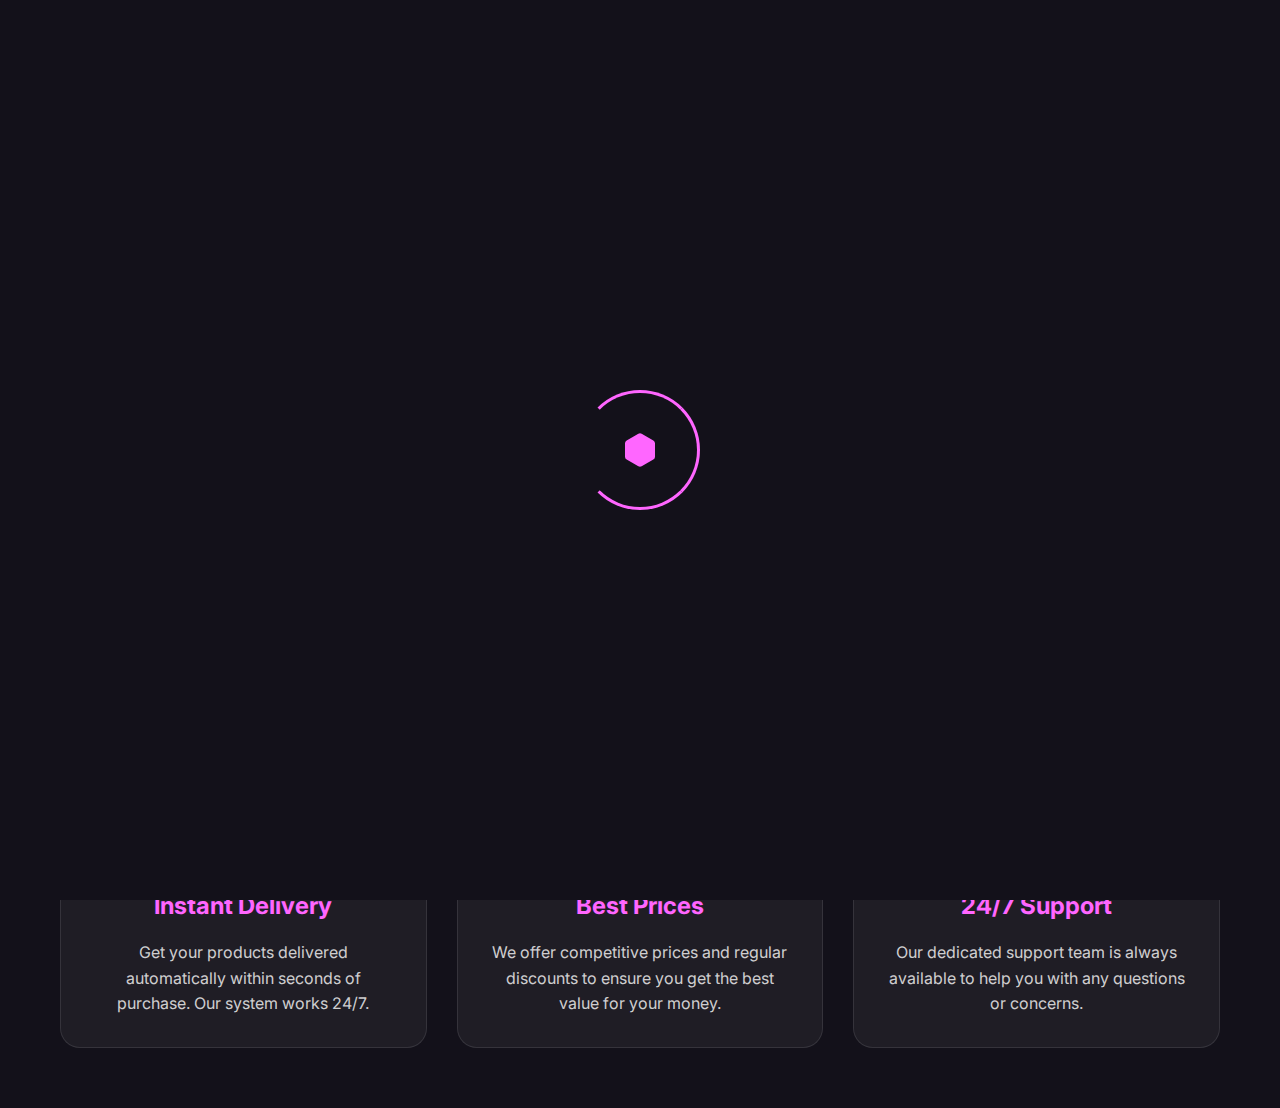
<file: index.html>
<!DOCTYPE html>
<html lang="en">
<head>
    <meta charset="UTF-8">
    <meta name="viewport" content="width=device-width, initial-scale=1.0">
    <title>ZK Store - Digital Products</title>
    <link href="https://fonts.googleapis.com/css2?family=Inter:wght@400;500;600;700&display=swap" rel="stylesheet">
    <link rel="stylesheet" href="loading.css">
    <style>
        /* Copy all base styles from about.html */
        * {
            margin: 0;
            padding: 0;
            box-sizing: border-box;
        }

        body {
            font-family: 'Inter', sans-serif;
            background-color: #13111a;
            color: white;
            line-height: 1.6;
        }

        /* Navigation Styles */
        .nav {
            position: fixed;
            top: 0;
            left: 0;
            right: 0;
            padding: 1rem 2rem;
            background: rgba(19, 17, 26, 0.8);
            backdrop-filter: blur(10px);
            z-index: 1000;
        }

        .nav-container {
            max-width: 1200px;
            margin: 0 auto;
            display: flex;
            justify-content: space-between;
            align-items: center;
            background: rgba(255, 255, 255, 0.03);
            border-radius: 100px;
            padding: 0.5rem 1rem;
        }

        .nav-logo {
            display: flex;
            align-items: center;
            gap: 0.5rem;
            color: white;
            text-decoration: none;
            font-weight: 600;
            font-size: 1.2rem;
        }

        .nav-logo a {
            color: white;
            text-decoration: none;
        }

        .logo-icon {
            width: 32px;
            height: 32px;
        }

        .nav-links {
            display: flex;
            align-items: center;
            gap: 2rem;
        }

        .nav-links a {
            color: white;
            text-decoration: none;
            font-size: 0.9rem;
            font-weight: 500;
            transition: color 0.3s ease;
        }

        .nav-links a:hover {
            color: #ff66ff;
        }

        .join-discord {
            background: #ff66ff;
            padding: 0.5rem 1.5rem;
            border-radius: 100px;
            font-weight: 500;
        }

        .join-discord:hover {
            background: #ff33ff !important;
            color: white !important;
        }

        /* Hero Section */
        .hero {
            min-height: 80vh;
            display: flex;
            align-items: center;
            justify-content: center;
            padding: 120px 20px 60px;
            background: linear-gradient(180deg, rgba(255, 102, 255, 0.1) 0%, rgba(19, 17, 26, 0) 100%);
        }

        .hero-content {
            max-width: 1200px;
            margin: 0 auto;
            text-align: center;
        }

        .hero-text h1 {
            font-size: 4rem;
            line-height: 1.2;
            margin-bottom: 20px;
            background: linear-gradient(to right, #ff66ff, #ff99ff);
            -webkit-background-clip: text;
            background-clip: text;
            -webkit-text-fill-color: transparent;
        }

        .hero-text p {
            font-size: 1.2rem;
            color: rgba(255, 255, 255, 0.8);
            max-width: 800px;
            margin: 0 auto 40px;
        }

        .hero-buttons {
            display: flex;
            gap: 20px;
            justify-content: center;
            margin-top: 30px;
        }

        .primary-button {
            background: #ff66ff;
            color: white;
            text-decoration: none;
            padding: 15px 40px;
            border-radius: 100px;
            font-weight: 500;
            transition: all 0.3s ease;
        }

        .primary-button:hover {
            background: #ff33ff;
            transform: scale(1.05);
        }

        .secondary-button {
            background: rgba(255, 255, 255, 0.1);
            color: white;
            text-decoration: none;
            padding: 15px 40px;
            border-radius: 100px;
            font-weight: 500;
            transition: all 0.3s ease;
        }

        .secondary-button:hover {
            background: rgba(255, 255, 255, 0.15);
            transform: scale(1.05);
        }

        /* Features Section */
        .features {
            padding: 60px 20px;
            max-width: 1200px;
            margin: 0 auto;
        }

        .features-grid {
            display: grid;
            grid-template-columns: repeat(3, 1fr);
            gap: 30px;
        }

        .feature-card {
            background: rgba(255, 255, 255, 0.05);
            padding: 30px;
            border-radius: 20px;
            text-align: center;
            border: 1px solid rgba(255, 255, 255, 0.1);
            transition: all 0.3s ease;
        }

        .feature-card:hover {
            transform: translateY(-5px);
            border-color: rgba(255, 102, 255, 0.3);
            box-shadow: 0 10px 30px rgba(255, 102, 255, 0.1);
        }

        .feature-card svg {
            width: 48px;
            height: 48px;
            margin-bottom: 20px;
            fill: #ff66ff;
            transition: transform 0.3s ease;
        }

        .feature-card:hover svg {
            transform: scale(1.1);
        }

        .feature-card h3 {
            color: #ff66ff;
            font-size: 1.5rem;
            margin-bottom: 15px;
        }

        .feature-card p {
            color: rgba(255, 255, 255, 0.8);
        }

        @media (max-width: 768px) {
            .nav-links a:not(.join-discord) {
                display: none;
            }
            
            .hero-text h1 {
                font-size: 2.5rem;
            }

            .features-grid {
                grid-template-columns: 1fr;
            }

            .hero-buttons {
                flex-direction: column;
                align-items: center;
            }
        }
    </style>
</head>
<body>
    <div class="loader-wrapper">
        <div class="loader">
            <div class="loader-inner"></div>
            <div class="loader-inner"></div>
            <div class="loader-inner"></div>
            <svg class="loader-logo" viewBox="0 0 24 24">
                <path d="M21 16V8a2 2 0 0 0-1-1.73l-7-4a2 2 0 0 0-2 0l-7 4A2 2 0 0 0 3 8v8a2 2 0 0 0 1 1.73l7 4a2 2 0 0 0 2 0l7-4A2 2 0 0 0 21 16z"/>
            </svg>
        </div>
    </div>

    <nav class="nav">
        <div class="nav-container">
            <div class="nav-logo">
                <svg class="logo-icon" viewBox="0 0 24 24" fill="#ff66ff">
                    <path d="M21 16V8a2 2 0 0 0-1-1.73l-7-4a2 2 0 0 0-2 0l-7 4A2 2 0 0 0 3 8v8a2 2 0 0 0 1 1.73l7 4a2 2 0 0 0 2 0l7-4A2 2 0 0 0 21 16z"/>
                </svg>
                <a href="index.html">ZK Store</a>
            </div>
            <div class="nav-links">
                <a href="about.html">About</a>
                <a href="products.html">Products</a>
                <a href="reviews.html">Reviews</a>
                <a href="faq.html">FAQ</a>
                <a href="https://discord.gg/QwAEzZaqs9" class="join-discord">Join our Discord</a>
            </div>
        </div>
    </nav>

    <section class="hero">
        <div class="hero-content">
            <div class="hero-text">
                <h1>Get Premium Digital Products</h1>
                <p>Access high-quality digital products and accounts at competitive prices. Instant delivery and 24/7 support guaranteed.</p>
                <div class="hero-buttons">
                    <a href="discord" class="primary-button">Join our Discord</a>
                    <a href="products.html" class="secondary-button">Browse Products</a>
                </div>
            </div>
        </div>
    </section>

    <section class="features">
        <div class="features-grid">
            <div class="feature-card">
                <svg viewBox="0 0 24 24">
                    <path d="M12 2C6.48 2 2 6.48 2 12s4.48 10 10 10 10-4.48 10-10S17.52 2 12 2zm0 18c-4.41 0-8-3.59-8-8s3.59-8 8-8 8 3.59 8 8-3.59 8-8 8zm.5-13H11v6l5.25 3.15.75-1.23-4.5-2.67z"/>
                </svg>
                <h3>Instant Delivery</h3>
                <p>Get your products delivered automatically within seconds of purchase. Our system works 24/7.</p>
            </div>

            <div class="feature-card">
                <svg viewBox="0 0 24 24">
                    <path d="M12 2C6.48 2 2 6.48 2 12s4.48 10 10 10 10-4.48 10-10S17.52 2 12 2zm0 18c-4.41 0-8-3.59-8-8s3.59-8 8-8 8 3.59 8 8-3.59 8-8 8zm-1-13h2v6h-2zm0 8h2v2h-2z"/>
                </svg>
                <h3>Best Prices</h3>
                <p>We offer competitive prices and regular discounts to ensure you get the best value for your money.</p>
            </div>

            <div class="feature-card">
                <svg viewBox="0 0 24 24">
                    <path d="M12 2C6.48 2 2 6.48 2 12s4.48 10 10 10 10-4.48 10-10S17.52 2 12 2zm0 18c-4.41 0-8-3.59-8-8s3.59-8 8-8 8 3.59 8 8-3.59 8-8 8zm1-11h-2v3H8v2h3v3h2v-3h3v-2h-3z"/>
                </svg>
                <h3>24/7 Support</h3>
                <p>Our dedicated support team is always available to help you with any questions or concerns.</p>
            </div>
        </div>
    </section>

    <script>
        window.addEventListener('load', () => {
            const loader = document.querySelector('.loader-wrapper');
            setTimeout(() => {
                loader.classList.add('loader-hidden');
            }, 1000); // Shows loader for at least 1 second
            
            loader.addEventListener('transitionend', () => {
                document.body.removeChild(loader);
            });
        });
    </script>
</body>
</html>
</file>
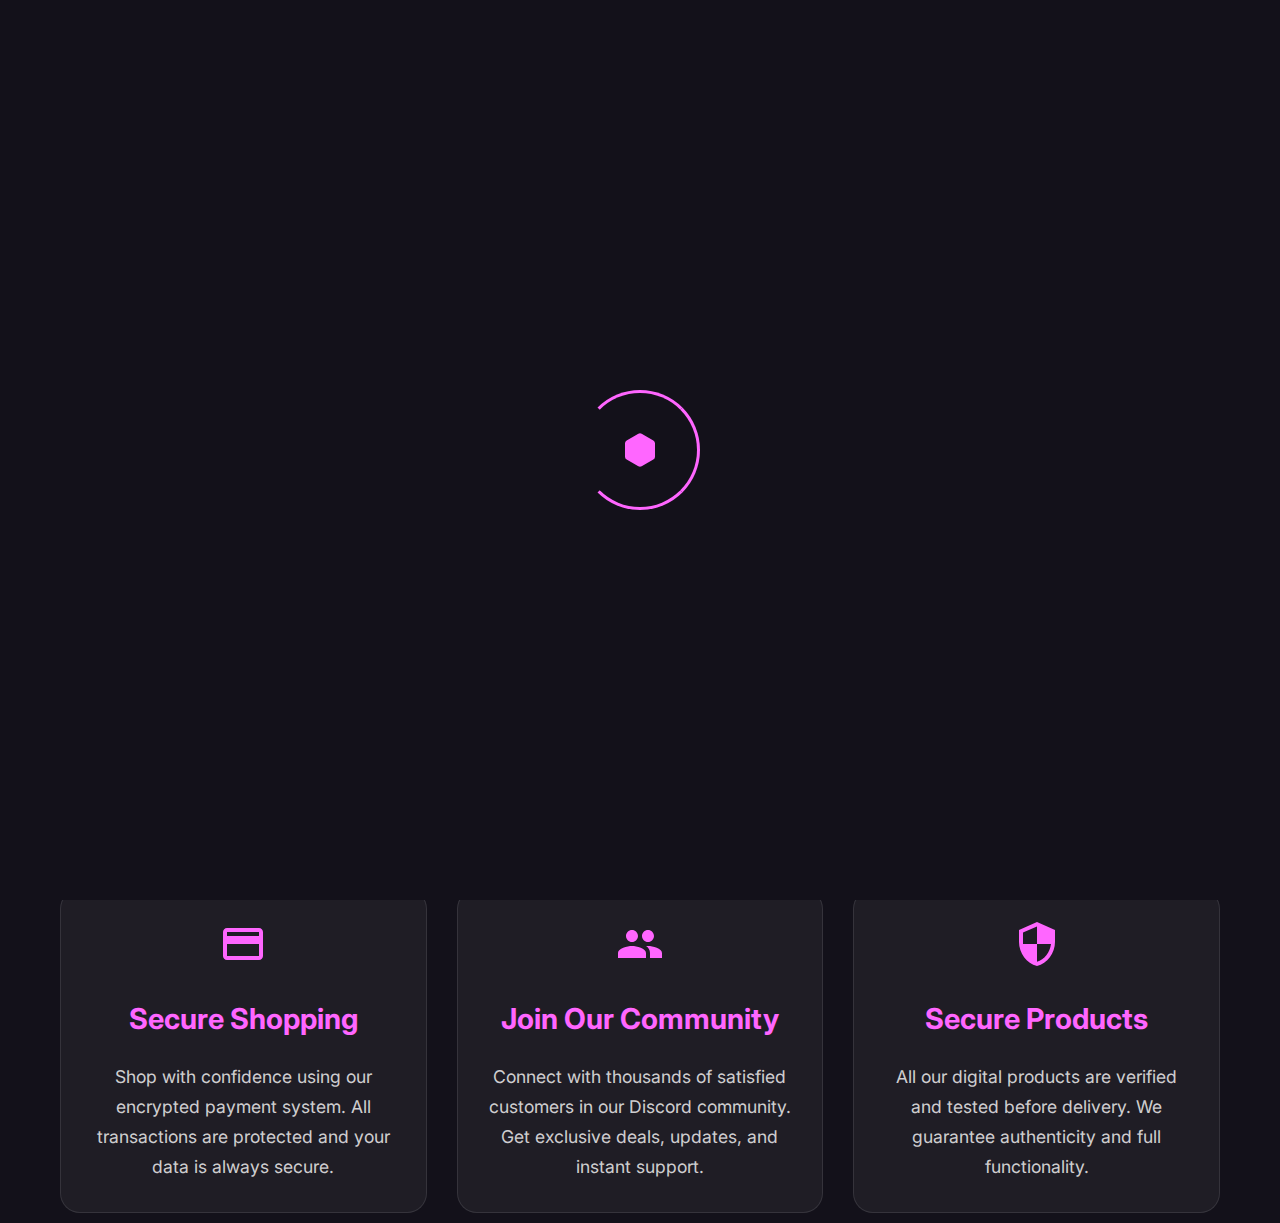
<file: about.html>
<!DOCTYPE html>
<html lang="en">
<head>
    <link rel="stylesheet" href="loading.css">
    <meta charset="UTF-8">
    <meta name="viewport" content="width=device-width, initial-scale=1.0">
    <title>About - ZK Store</title>
    <link href="https://fonts.googleapis.com/css2?family=Inter:wght@400;500;600;700&display=swap" rel="stylesheet">
    <style>
        * {
            margin: 0;
            padding: 0;
            box-sizing: border-box;
        }

        body {
            font-family: 'Inter', sans-serif;
            background-color: #13111a;
            color: white;
            line-height: 1.6;
        }

        /* Navigation Styles */
        .nav {
            position: fixed;
            top: 0;
            left: 0;
            right: 0;
            padding: 1rem 2rem;
            background: rgba(19, 17, 26, 0.8);
            backdrop-filter: blur(10px);
            z-index: 1000;
        }

        .nav-container {
            max-width: 1200px;
            margin: 0 auto;
            display: flex;
            justify-content: space-between;
            align-items: center;
            background: rgba(255, 255, 255, 0.03);
            border-radius: 100px;
            padding: 0.5rem 1rem;
        }

        .nav-logo {
            display: flex;
            align-items: center;
            gap: 0.5rem;
            color: white;
            text-decoration: none;
            font-weight: 600;
            font-size: 1.2rem;
        }

        .nav-logo a {
            color: white;
            text-decoration: none;
        }

        .logo-icon {
            width: 32px;
            height: 32px;
        }

        .nav-links {
            display: flex;
            align-items: center;
            gap: 2rem;
        }

        .nav-links a {
            color: white;
            text-decoration: none;
            font-size: 0.9rem;
            font-weight: 500;
            transition: color 0.3s ease;
        }

        .nav-links a:hover {
            color: #ff66ff;
        }

        .join-discord {
            background: #ff66ff;
            padding: 0.5rem 1.5rem;
            border-radius: 100px;
            font-weight: 500;
        }

        .join-discord:hover {
            background: #ff33ff !important;
            color: white !important;
        }

        /* Hero Section */
        .hero {
            min-height: 40vh;
            display: flex;
            align-items: center;
            justify-content: center;
            padding: 120px 20px 10px;
            background: linear-gradient(180deg, rgba(255, 102, 255, 0.1) 0%, rgba(19, 17, 26, 0) 100%);
        }

        .hero-content {
            max-width: 1200px;
            margin: 0 auto;
            text-align: center;
            margin-top: 40px;
        }

        .hero-text h1 {
            font-size: 3.5rem;
            line-height: 1.2;
            margin-bottom: 20px;
            background: linear-gradient(to right, #ff66ff, #ff99ff);
            -webkit-background-clip: text;
            background-clip: text;
            -webkit-text-fill-color: transparent;
        }

        .hero-text p {
            font-size: 1.2rem;
            color: rgba(255, 255, 255, 0.8);
            max-width: 800px;
            margin: 0 auto;
        }

        /* About Section */
        .content-section {
            padding: 10px 20px;
            max-width: 1200px;
            margin: 0 auto;
        }

        .about-grid {
            display: grid;
            grid-template-columns: repeat(auto-fit, minmax(350px, 1fr));
            gap: 20px;
            margin-top: 20px;
        }

        .about-card {
            background: rgba(255, 255, 255, 0.05);
            padding: 30px;
            border-radius: 20px;
            transition: all 0.3s ease;
            border: 1px solid rgba(255, 255, 255, 0.1);
        }

        .about-card:hover {
            transform: translateY(-5px);
            background: rgba(255, 255, 255, 0.08);
            border-color: rgba(255, 102, 255, 0.3);
            box-shadow: 0 10px 30px rgba(255, 102, 255, 0.1);
        }

        .about-card h2 {
            font-size: 1.8rem;
            margin-bottom: 20px;
            color: #ff66ff;
        }

        .about-card p {
            color: rgba(255, 255, 255, 0.8);
            font-size: 1.1rem;
            line-height: 1.7;
        }

        .about-card ul {
            list-style-type: none;
            color: rgba(255, 255, 255, 0.8);
            font-size: 1.1rem;
        }

        .about-card li {
            margin-bottom: 15px;
            padding-left: 30px;
            position: relative;
        }

        .about-card li:before {
            content: "→";
            color: #ff66ff;
            position: absolute;
            left: 0;
        }

        @media (max-width: 768px) {
            .nav-links a:not(.join-discord) {
                display: none;
            }
            
            .nav-container {
                padding: 0.5rem;
            }

            .hero-text h1 {
                font-size: 2.5rem;
            }

            .hero-text p {
                font-size: 1rem;
            }

            .about-grid {
                grid-template-columns: 1fr;
            }

            .about-card {
                padding: 30px;
            }
        }

        .about-section {
            padding: 100px 20px;
            max-width: 1200px;
            margin: 0 auto;
        }

        .about-content {
            text-align: center;
            max-width: 800px;
            margin: 0 auto;
        }

        .about-content h1 {
            font-size: 3rem;
            margin-bottom: 2rem;
            color: #ff66ff;
        }

        .about-content p {
            color: rgba(255, 255, 255, 0.7);
            margin-bottom: 1.5rem;
            font-size: 1.1rem;
        }

        .about-features {
            margin-top: 60px;
        }

        .about-grid {
            display: grid;
            grid-template-columns: repeat(3, 1fr);
            gap: 30px;
            margin-top: 40px;
        }

        @media (max-width: 768px) {
            .about-grid {
                grid-template-columns: 1fr;
            }
        }
    </style>
</head>
<body>
    <nav class="nav">
        <div class="nav-container">
            <div class="nav-logo">
                <svg class="logo-icon" viewBox="0 0 24 24" fill="#ff66ff">
                    <path d="M14.5 6.92L13 5.77V3.88V3.4c0-0.26 0.22-0.48 0.5-0.48c0.28 0 0.5 0.21 0.5 0.48V4h2v-0.6C16 2.07 14.88 1 13.5 1S11 2.07 11 3.4v2.37L9.5 6.92 6 6.07l5.05 15.25l2.45-7.37l2.45 7.37L21 6.07L14.5 6.92z"/>
                </svg>
                <a href="index.html">ZK Store</a>
            </div>
            <div class="nav-links">
                <a href="about.html">About</a>
                <a href="products.html">Products</a>
                <a href="reviews.html">Reviews</a>
                <a href="faq.html">FAQ</a>
                <a href="https://discord.gg/QwAEzZaqs9  " class="join-discord">Join our Discord</a>
            </div>
        </div>
    </nav>

    <section class="hero">
        <div class="hero-content">
            <div class="hero-text">
                <h1>Premium Digital Products</h1>
                <p>Get instant access to authentic digital accounts and products at competitive prices. Fast delivery, 24/7 support, and secure transactions.</p>
            </div>
        </div>
    </section>

    <section class="content-section">
        <div class="about-grid">
            <div class="about-card">
                <svg width="48" height="48" viewBox="0 0 24 24" fill="#ff66ff">
                    <path d="M12 2C6.48 2 2 6.48 2 12s4.48 10 10 10 10-4.48 10-10S17.52 2 12 2zm0 18c-4.41 0-8-3.59-8-8s3.59-8 8-8 8 3.59 8 8-3.59 8-8 8zm.5-13H11v6l5.25 3.15.75-1.23-4.5-2.67z"/>
                </svg>
                <h2>Instant Delivery</h2>
                <p>Get your digital products delivered automatically within seconds of purchase. Our system works 24/7 to ensure you never have to wait.</p>
            </div>
    
            <div class="about-card">
                <svg width="48" height="48" viewBox="0 0 24 24" fill="#ff66ff">
                    <path d="M12 2C6.48 2 2 6.48 2 12s4.48 10 10 10 10-4.48 10-10S17.52 2 12 2zm0 18c-4.41 0-8-3.59-8-8s3.59-8 8-8 8 3.59 8 8-3.59 8-8 8zm-1-13h2v6h-2zm0 8h2v2h-2z"/>
                </svg>
                <h2>Best Prices</h2>
                <ul>
                    <li>Competitive Market Rates</li>
                    <li>Bulk Purchase Discounts</li>
                    <li>Regular Special Offers</li>
                    <li>Secure Payments</li>
                    <li>Money-Back Guarantee</li>
                </ul>
            </div>
    
            <div class="about-card">
                <svg width="48" height="48" viewBox="0 0 24 24" fill="#ff66ff">
                    <path d="M12 2C6.48 2 2 6.48 2 12s4.48 10 10 10 10-4.48 10-10S17.52 2 12 2zm0 18c-4.41 0-8-3.59-8-8s3.59-8 8-8 8 3.59 8 8-3.59 8-8 8zm1-11h-2v3H8v2h3v3h2v-3h3v-2h-3z"/>
                </svg>
                <h2>Premium Support</h2>
                <p>Our dedicated team is available 24/7 to assist you. Whether you need help with a purchase or have questions, we're here to ensure your complete satisfaction.</p>
            </div>
        </div>
    </section>
    
    <section class="content-section">
        <div class="about-grid">
            <div class="about-card">
                <svg width="48" height="48" viewBox="0 0 24 24" fill="#ff66ff">
                    <path d="M20 4H4c-1.11 0-1.99.89-1.99 2L2 18c0 1.11.89 2 2 2h16c1.11 0 2-.89 2-2V6c0-1.11-.89-2-2-2zm0 14H4v-6h16v6zm0-10H4V6h16v2z"/>
                </svg>
                <h2>Secure Shopping</h2>
                <p>Shop with confidence using our encrypted payment system. All transactions are protected and your data is always secure.</p>
            </div>
    
            <div class="about-card">
                <svg width="48" height="48" viewBox="0 0 24 24" fill="#ff66ff">
                    <path d="M16 11c1.66 0 2.99-1.34 2.99-3S17.66 5 16 5c-1.66 0-3 1.34-3 3s1.34 3 3 3zm-8 0c1.66 0 2.99-1.34 2.99-3S9.66 5 8 5C6.34 5 5 6.34 5 8s1.34 3 3 3zm0 2c-2.33 0-7 1.17-7 3.5V19h14v-2.5c0-2.33-4.67-3.5-7-3.5zm8 0c-.29 0-.62.02-.97.05 1.16.84 1.97 1.97 1.97 3.45V19h6v-2.5c0-2.33-4.67-3.5-7-3.5z"/>
                </svg>
                <h2>Join Our Community</h2>
                <p>Connect with thousands of satisfied customers in our Discord community. Get exclusive deals, updates, and instant support.</p>
            </div>
    
            <div class="about-card">
                <svg width="48" height="48" viewBox="0 0 24 24" fill="#ff66ff">
                    <path d="M12 1L3 5v6c0 5.55 3.84 10.74 9 12 5.16-1.26 9-6.45 9-12V5l-9-4zm0 10.99h7c-.53 4.12-3.28 7.79-7 8.94V12H5V6.3l7-3.11v8.8z"/>
                </svg>
                <h2>Secure Products</h2>
                <p>All our digital products are verified and tested before delivery. We guarantee authenticity and full functionality.</p>
            </div>
        </div>
    </section>
    
    <style>
    /* Add this to your existing styles */
    .about-card {
        text-align: center;
    }
    
    .about-card svg {
        margin-bottom: 20px;
        transition: transform 0.3s ease;
    }
    
    .about-card:hover svg {
        transform: scale(1.1);
    }
    </style>
<!-- Right after <body> tag -->
    <div class="loader-wrapper">
        <div class="loader">
            <div class="loader-inner"></div>
            <div class="loader-inner"></div>
            <div class="loader-inner"></div>
            <svg class="loader-logo" viewBox="0 0 24 24">
                <path d="M21 16V8a2 2 0 0 0-1-1.73l-7-4a2 2 0 0 0-2 0l-7 4A2 2 0 0 0 3 8v8a2 2 0 0 0 1 1.73l7 4a2 2 0 0 0 2 0l7-4A2 2 0 0 0 21 16z"/>
            </svg>
        </div>
    </div>
    
    <!-- Before closing </body> tag -->
    <script src="loading.js"></script>
    
</body>
</html>
</file>
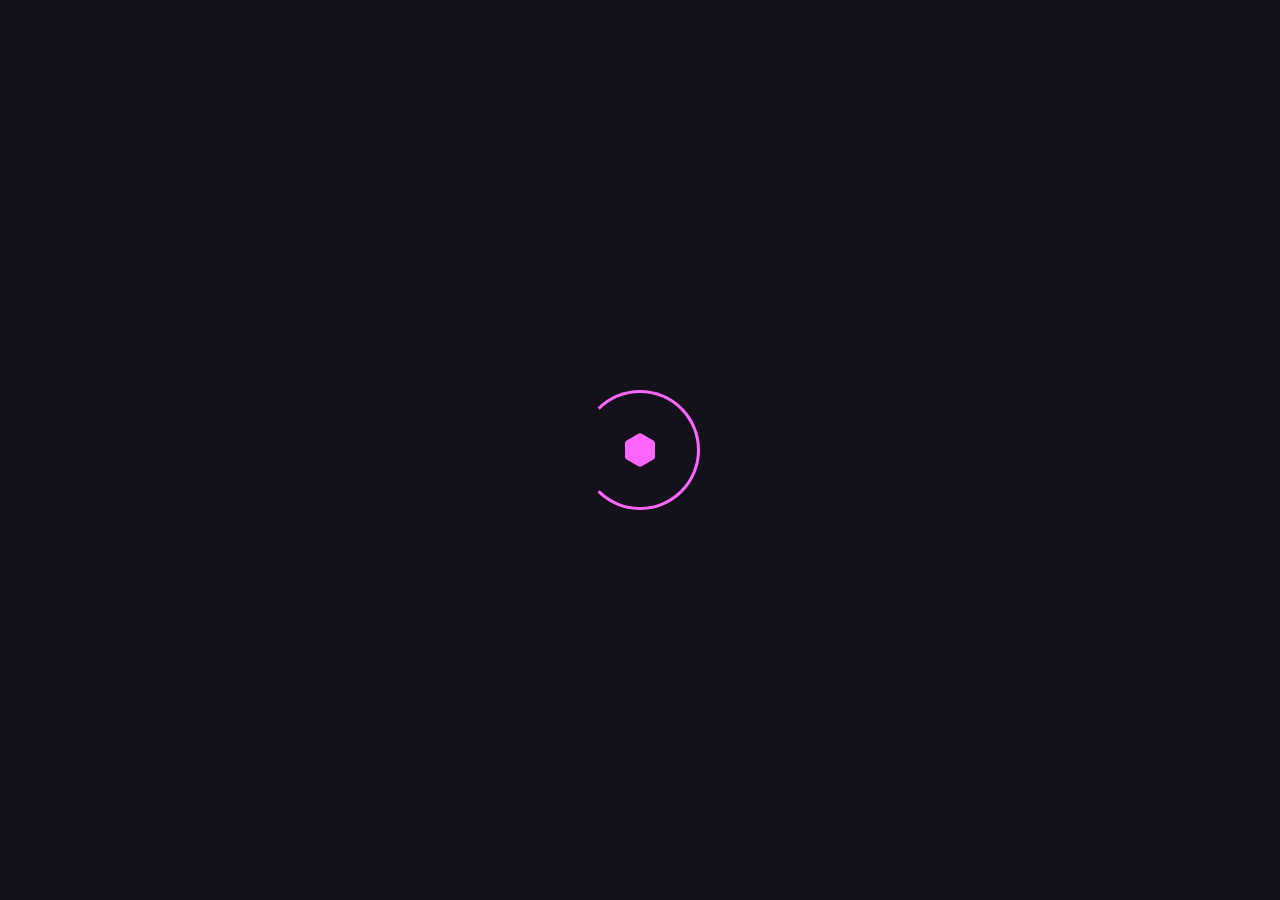
<file: digital-services.html>
<!DOCTYPE html>
<html lang="en">
<head>
    <link rel="stylesheet" href="loading.css">
    <meta charset="UTF-8">
    <meta name="viewport" content="width=device-width, initial-scale=1.0">
    <title>Digital Services - ZK Store</title>
    <link href="https://fonts.googleapis.com/css2?family=Inter:wght@400;500;600;700&display=swap" rel="stylesheet">
    <style>
        /* Base styles from about.html */
        * {
            margin: 0;
            padding: 0;
            box-sizing: border-box;
        }

        body {
            font-family: 'Inter', sans-serif;
            background-color: #13111a;
            color: white;
            line-height: 1.6;
        }

        .nav {
            position: fixed;
            top: 0;
            left: 0;
            right: 0;
            padding: 1rem 2rem;
            background: rgba(19, 17, 26, 0.8);
            backdrop-filter: blur(10px);
            z-index: 1000;
        }

        .nav-container {
            max-width: 1200px;
            margin: 0 auto;
            display: flex;
            justify-content: space-between;
            align-items: center;
            background: rgba(255, 255, 255, 0.03);
            border-radius: 100px;
            padding: 0.5rem 1rem;
        }

        .nav-logo {
            display: flex;
            align-items: center;
            gap: 0.5rem;
            color: white;
            text-decoration: none;
            font-weight: 600;
            font-size: 1.2rem;
        }

        .nav-logo a {
            color: white;
            text-decoration: none;
        }

        .logo-icon {
            width: 32px;
            height: 32px;
        }

        .nav-links {
            display: flex;
            align-items: center;
            gap: 2rem;
        }

        .nav-links a {
            color: white;
            text-decoration: none;
            font-size: 0.9rem;
            font-weight: 500;
            transition: color 0.3s ease;
        }

        .nav-links a:hover {
            color: #ff66ff;
        }

        .join-discord {
            background: #ff66ff;
            padding: 0.5rem 1.5rem;
            border-radius: 100px;
            font-weight: 500;
        }

        .join-discord:hover {
            background: #ff33ff !important;
            color: white !important;
        }

        .hero {
            min-height: 40vh;
            display: flex;
            align-items: center;
            justify-content: center;
            padding: 120px 20px 10px;
            background: linear-gradient(180deg, rgba(255, 102, 255, 0.1) 0%, rgba(19, 17, 26, 0) 100%);
        }

        .hero-content {
            max-width: 1200px;
            margin: 0 auto;
            text-align: center;
        }

        .hero-text h1 {
            font-size: 3.5rem;
            line-height: 1.2;
            margin-bottom: 20px;
            background: linear-gradient(to right, #ff66ff, #ff99ff);
            -webkit-background-clip: text;
            background-clip: text;
            -webkit-text-fill-color: transparent;
        }

        .hero-text p {
            font-size: 1.2rem;
            color: rgba(255, 255, 255, 0.8);
            max-width: 800px;
            margin: 0 auto;
        }

        .content-section {
            padding: 100px 20px;
            max-width: 1200px;
            margin: 0 auto;
        }

        .content-section h2 {
            font-size: 2.5rem;
            margin-bottom: 2rem;
            color: #ff66ff;
        }

        .content-section p {
            color: rgba(255, 255, 255, 0.7);
            margin-bottom: 1.5rem;
            font-size: 1.1rem;
        }
    </style>
</head>
<body>
    <nav class="nav">
        <div class="nav-container">
            <div class="nav-logo">
                <svg class="logo-icon" viewBox="0 0 24 24" fill="#ff66ff">
                    <path d="M21 16V8a2 2 0 0 0-1-1.73l-7-4a2 2 0 0 0-2 0l-7 4A2 2 0 0 0 3 8v8a2 2 0 0 0 1 1.73l7 4a2 2 0 0 0 2 0l7-4A2 2 0 0 0 21 16z"/>
                </svg>
                <a href="index.html">ZK Store</a>
            </div>
            <div class="nav-links">
                <a href="about.html">About</a>
                <a href="products.html">Products</a>
                <a href="reviews.html">Reviews</a>
                <a href="faq.html">FAQ</a>
                <a href="https://discord.gg/QwAEzZaqs9" class="join-discord">Join our Discord</a>
            </div>
        </div>
    </nav>

    <section class="hero">
        <div class="hero-content">
            <div class="hero-text">
                <h1>Digital Services</h1>
                <p>Explore our premium digital services and subscriptions at competitive prices.</p>
            </div>
        </div>
    </section>

    <section class="content-section">
        <h2>Our Services</h2>
        <p>Coming Soon...</p>
    </section>
<!-- Right after <body> tag -->
    <div class="loader-wrapper">
        <div class="loader">
            <div class="loader-inner"></div>
            <div class="loader-inner"></div>
            <div class="loader-inner"></div>
            <svg class="loader-logo" viewBox="0 0 24 24">
                <path d="M21 16V8a2 2 0 0 0-1-1.73l-7-4a2 2 0 0 0-2 0l-7 4A2 2 0 0 0 3 8v8a2 2 0 0 0 1 1.73l7 4a2 2 0 0 0 2 0l7-4A2 2 0 0 0 21 16z"/>
            </svg>
        </div>
    </div>
    
    <!-- Before closing </body> tag -->
    <script src="loading.js"></script>
    

</body>
</html>
</file>
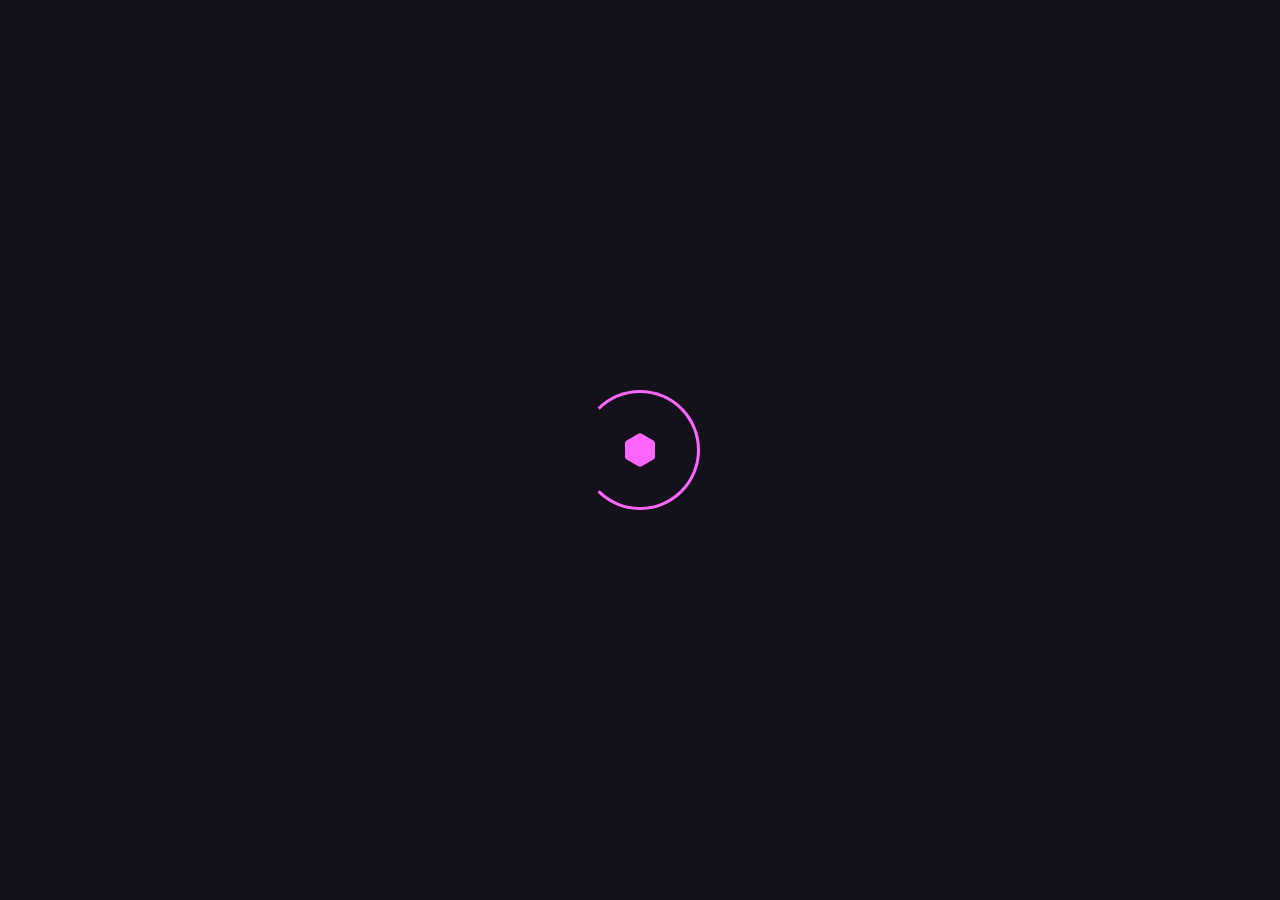
<file: educational-access.html>
<!DOCTYPE html>
<html lang="en">
<head>
    <link rel="stylesheet" href="loading.css">
    <meta charset="UTF-8">
    <meta name="viewport" content="width=device-width, initial-scale=1.0">
    <title>Educational Access - ZK Store</title>
    <link href="https://fonts.googleapis.com/css2?family=Inter:wght@400;500;600;700&display=swap" rel="stylesheet">
    <style>
        /* Base styles from about.html */
        * {
            margin: 0;
            padding: 0;
            box-sizing: border-box;
        }

        body {
            font-family: 'Inter', sans-serif;
            background-color: #13111a;
            color: white;
            line-height: 1.6;
        }

        .nav {
            position: fixed;
            top: 0;
            left: 0;
            right: 0;
            padding: 1rem 2rem;
            background: rgba(19, 17, 26, 0.8);
            backdrop-filter: blur(10px);
            z-index: 1000;
        }

        .nav-container {
            max-width: 1200px;
            margin: 0 auto;
            display: flex;
            justify-content: space-between;
            align-items: center;
            background: rgba(255, 255, 255, 0.03);
            border-radius: 100px;
            padding: 0.5rem 1rem;
        }

        .nav-logo {
            display: flex;
            align-items: center;
            gap: 0.5rem;
            color: white;
            text-decoration: none;
            font-weight: 600;
            font-size: 1.2rem;
        }

        .nav-logo a {
            color: white;
            text-decoration: none;
        }

        .logo-icon {
            width: 32px;
            height: 32px;
        }

        .nav-links {
            display: flex;
            align-items: center;
            gap: 2rem;
        }

        .nav-links a {
            color: white;
            text-decoration: none;
            font-size: 0.9rem;
            font-weight: 500;
            transition: color 0.3s ease;
        }

        .nav-links a:hover {
            color: #ff66ff;
        }

        .join-discord {
            background: #ff66ff;
            padding: 0.5rem 1.5rem;
            border-radius: 100px;
            font-weight: 500;
        }

        .join-discord:hover {
            background: #ff33ff !important;
            color: white !important;
        }

        .hero {
            min-height: 40vh;
            display: flex;
            align-items: center;
            justify-content: center;
            padding: 120px 20px 10px;
            background: linear-gradient(180deg, rgba(255, 102, 255, 0.1) 0%, rgba(19, 17, 26, 0) 100%);
        }

        .hero-content {
            max-width: 1200px;
            margin: 0 auto;
            text-align: center;
        }

        .hero-text h1 {
            font-size: 3.5rem;
            line-height: 1.2;
            margin-bottom: 20px;
            background: linear-gradient(to right, #ff66ff, #ff99ff);
            -webkit-background-clip: text;
            background-clip: text;
            -webkit-text-fill-color: transparent;
        }

        .hero-text p {
            font-size: 1.2rem;
            color: rgba(255, 255, 255, 0.8);
            max-width: 800px;
            margin: 0 auto;
        }

        .content-section {
            padding: 100px 20px;
            max-width: 1200px;
            margin: 0 auto;
        }

        .content-section h2 {
            font-size: 2.5rem;
            margin-bottom: 2rem;
            color: #ff66ff;
        }

        .content-section p {
            color: rgba(255, 255, 255, 0.7);
            margin-bottom: 1.5rem;
            font-size: 1.1rem;
        }
    </style>
</head>
<body>
    <nav class="nav">
        <div class="nav-container">
            <div class="nav-logo">
                <svg class="logo-icon" viewBox="0 0 24 24" fill="#ff66ff">
                    <path d="M21 16V8a2 2 0 0 0-1-1.73l-7-4a2 2 0 0 0-2 0l-7 4A2 2 0 0 0 3 8v8a2 2 0 0 0 1 1.73l7 4a2 2 0 0 0 2 0l7-4A2 2 0 0 0 21 16z"/>
                </svg>
                <a href="index.html">ZK Store</a>
            </div>
            <div class="nav-links">
                <a href="about.html">About</a>
                <a href="products.html">Products</a>
                <a href="reviews.html">Reviews</a>
                <a href="faq.html">FAQ</a>
                <a href="https://discord.gg/QwAEzZaqs9" class="join-discord">Join our Discord</a>
            </div>
        </div>
    </nav>

    <section class="hero">
        <div class="hero-content">
            <div class="hero-text">
                <h1>Educational Access</h1>
                <p>Discover premium educational platform accounts and services.</p>
            </div>
        </div>
    </section>

    <section class="content-section">
        <h2>Our Educational Services</h2>
        <p>Coming soon...</p>
    </section>
    
    <div class="loader-wrapper">
        <div class="loader">
            <div class="loader-inner"></div>
            <div class="loader-inner"></div>
            <div class="loader-inner"></div>
            <svg class="loader-logo" viewBox="0 0 24 24">
                <path d="M21 16V8a2 2 0 0 0-1-1.73l-7-4a2 2 0 0 0-2 0l-7 4A2 2 0 0 0 3 8v8a2 2 0 0 0 1 1.73l7 4a2 2 0 0 0 2 0l7-4A2 2 0 0 0 21 16z"/>
            </svg>
        </div>
    </div>

    <script src="loading.js"></script>
</body>
</html>
</file>
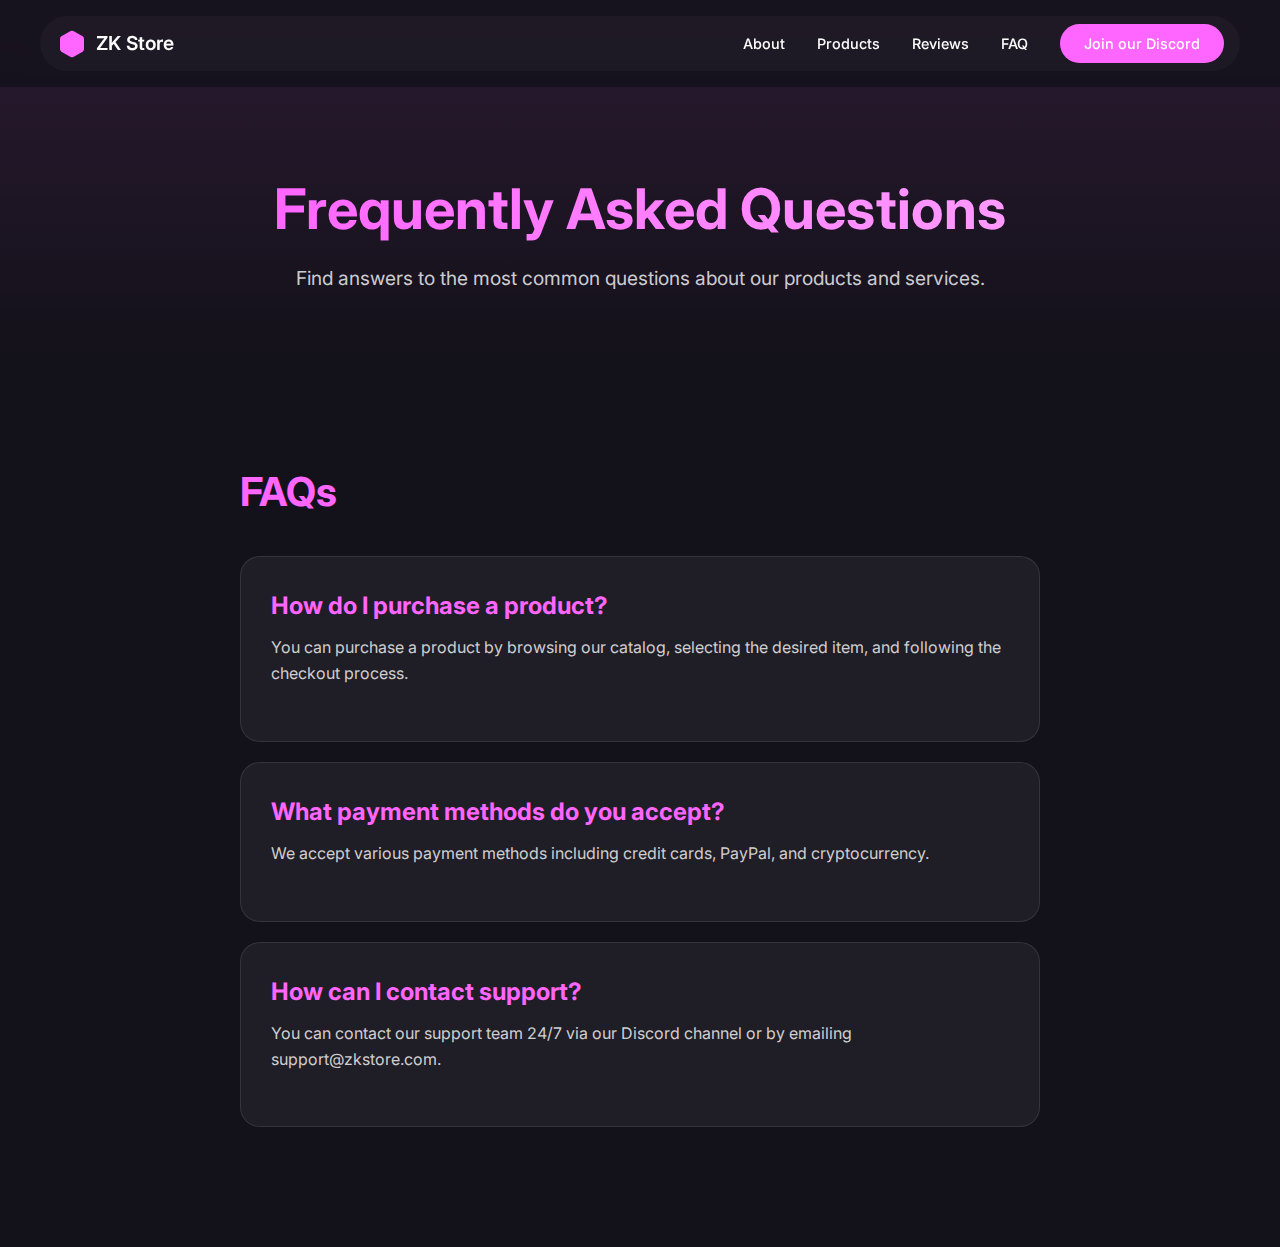
<file: faq.html>
<!DOCTYPE html>
<html lang="en">
<head>
    <link rel="stylesheet" href="loading.css">
    <meta charset="UTF-8">
    <meta name="viewport" content="width=device-width, initial-scale=1.0">
    <title>FAQ - ZK Store</title>
    <link href="https://fonts.googleapis.com/css2?family=Inter:wght@400;500;600;700&display=swap" rel="stylesheet">
    <style>
        * {
            margin: 0;
            padding: 0;
            box-sizing: border-box;
        }

        body {
            font-family: 'Inter', sans-serif;
            background-color: #13111a;
            color: white;
            line-height: 1.6;
        }

        .nav {
            position: fixed;
            top: 0;
            left: 0;
            right: 0;
            padding: 1rem 2rem;
            background: rgba(19, 17, 26, 0.8);
            backdrop-filter: blur(10px);
            z-index: 1000;
        }

        .nav-container {
            max-width: 1200px;
            margin: 0 auto;
            display: flex;
            justify-content: space-between;
            align-items: center;
            background: rgba(255, 255, 255, 0.03);
            border-radius: 100px;
            padding: 0.5rem 1rem;
        }

        .nav-logo {
            display: flex;
            align-items: center;
            gap: 0.5rem;
            color: white;
            text-decoration: none;
            font-weight: 600;
            font-size: 1.2rem;
        }

        .nav-logo a {
            color: white;
            text-decoration: none;
        }

        .logo-icon {
            width: 32px;
            height: 32px;
        }

        .nav-links {
            display: flex;
            align-items: center;
            gap: 2rem;
        }

        .nav-links a {
            color: white;
            text-decoration: none;
            font-size: 0.9rem;
            font-weight: 500;
            transition: color 0.3s ease;
        }

        .nav-links a:hover {
            color: #ff66ff;
        }

        .join-discord {
            background: #ff66ff;
            padding: 0.5rem 1.5rem;
            border-radius: 100px;
            font-weight: 500;
        }

        .join-discord:hover {
            background: #ff33ff !important;
            color: white !important;
        }

        .hero {
            min-height: 40vh;
            display: flex;
            align-items: center;
            justify-content: center;
            padding: 120px 20px 10px;
            background: linear-gradient(180deg, rgba(255, 102, 255, 0.1) 0%, rgba(19, 17, 26, 0) 100%);
        }

        .hero-content {
            max-width: 1200px;
            margin: 0 auto;
            text-align: center;
        }

        .hero-text h1 {
            font-size: 3.5rem;
            line-height: 1.2;
            margin-bottom: 20px;
            background: linear-gradient(to right, #ff66ff, #ff99ff);
            -webkit-background-clip: text;
            background-clip: text;
            -webkit-text-fill-color: transparent;
        }

        .hero-text p {
            font-size: 1.2rem;
            color: rgba(255, 255, 255, 0.8);
            max-width: 800px;
            margin: 0 auto;
        }

        .faq-section {
            padding: 100px 20px;
            max-width: 1200px;
            margin: 0 auto;
        }

        .faq-content {
            text-align: left;
            max-width: 800px;
            margin: 0 auto;
        }

        .faq-content h2 {
            font-size: 2.5rem;
            margin-bottom: 2rem;
            color: #ff66ff;
        }

        .faq-content p {
            color: rgba(255, 255, 255, 0.7);
            margin-bottom: 1.5rem;
            font-size: 1.1rem;
        }

        .faq-item {
            background: rgba(255, 255, 255, 0.05);
            padding: 30px;
            border-radius: 20px;
            transition: all 0.3s ease;
            border: 1px solid rgba(255, 255, 255, 0.1);
            margin-bottom: 20px;
        }

        .faq-item:hover {
            transform: translateY(-5px);
            background: rgba(255, 255, 255, 0.08);
            border-color: rgba(255, 102, 255, 0.3);
            box-shadow: 0 10px 30px rgba(255, 102, 255, 0.1);
        }

        .faq-item h3 {
            font-size: 1.5rem;
            color: #ff66ff;
            margin-bottom: 10px;
        }

        .faq-item p {
            color: rgba(255, 255, 255, 0.8);
            font-size: 1rem;
        }

        .about-card {
            background: rgba(255, 255, 255, 0.05);
            padding: 30px;
            border-radius: 20px;
            transition: all 0.3s ease;
            border: 1px solid rgba(255, 255, 255, 0.1);
        }

        .about-card:hover {
            transform: translateY(-5px);
            background: rgba(255, 255, 255, 0.08);
            border-color: rgba(255, 102, 255, 0.3);
            box-shadow: 0 10px 30px rgba(255, 102, 255, 0.1);
        }
    </style>
</head>
<body>
    <nav class="nav">
        <div class="nav-container">
            <div class="nav-logo">
                <svg class="logo-icon" viewBox="0 0 24 24" fill="#ff66ff">
                    <path d="M21 16V8a2 2 0 0 0-1-1.73l-7-4a2 2 0 0 0-2 0l-7 4A2 2 0 0 0 3 8v8a2 2 0 0 0 1 1.73l7 4a2 2 0 0 0 2 0l7-4A2 2 0 0 0 21 16z"/>
                </svg>
                <a href="index.html">ZK Store</a>
            </div>
            <div class="nav-links">
                <a href="about.html">About</a>
                <a href="products.html">Products</a>
                <a href="reviews.html">Reviews</a>
                <a href="faq.html">FAQ</a>
                <a href="https://discord.gg/QwAEzZaqs9" class="join-discord">Join our Discord</a>
            </div>
        </div>
    </nav>

    <section class="hero">
        <div class="hero-content">
            <div class="hero-text">
                <h1>Frequently Asked Questions</h1>
                <p>Find answers to the most common questions about our products and services.</p>
            </div>
        </div>
    </section>

    <section class="faq-section">
        <div class="faq-content">
            <h2>FAQs</h2>
            <div class="faq-item">
                <h3>How do I purchase a product?</h3>
                <p>You can purchase a product by browsing our catalog, selecting the desired item, and following the checkout process.</p>
            </div>
            <div class="faq-item">
                <h3>What payment methods do you accept?</h3>
                <p>We accept various payment methods including credit cards, PayPal, and cryptocurrency.</p>
            </div>
            <div class="faq-item">
                <h3>How can I contact support?</h3>
                <p>You can contact our support team 24/7 via our Discord channel or by emailing support@zkstore.com.</p>
            </div>
        </div>
    </section>

    <script src="loading.js"></script>
</body>
</html>
</file>
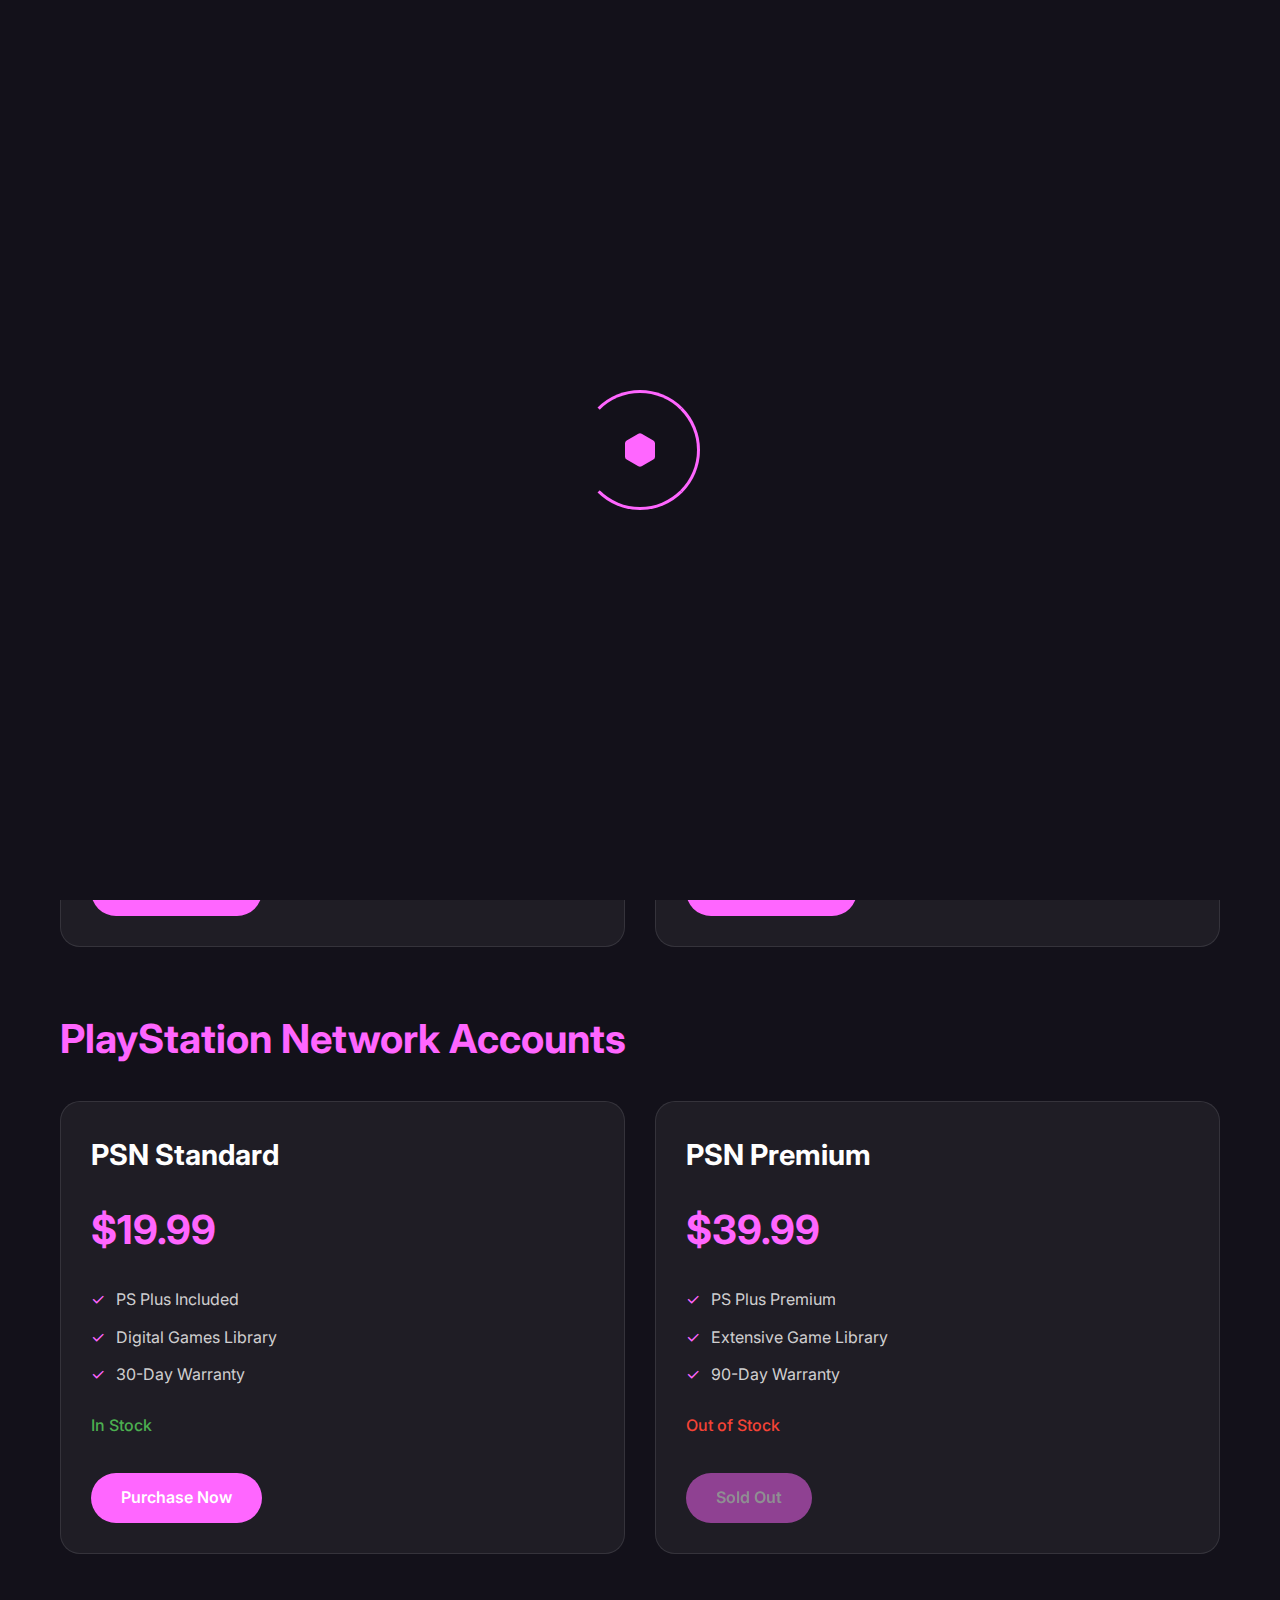
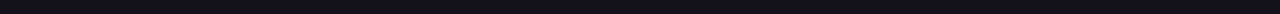
<file: gaming-accounts.html>
<!DOCTYPE html>
<html lang="en">
<head>
    <link rel="stylesheet" href="loading.css">
    <meta charset="UTF-8">
    <meta name="viewport" content="width=device-width, initial-scale=1.0">
    <title>Gaming Accounts - ZK Store</title>
    <link href="https://fonts.googleapis.com/css2?family=Inter:wght@400;500;600;700&display=swap" rel="stylesheet">
    <style>
        /* Base styles from about.html */
        * {
            margin: 0;
            padding: 0;
            box-sizing: border-box;
        }

        body {
            font-family: 'Inter', sans-serif;
            background-color: #13111a;
            color: white;
            line-height: 1.6;
        }

        /* Navigation Styles */
        .nav {
            position: fixed;
            top: 0;
            left: 0;
            right: 0;
            padding: 1rem 2rem;
            background: rgba(19, 17, 26, 0.8);
            backdrop-filter: blur(10px);
            z-index: 1000;
        }

        .nav-container {
            max-width: 1200px;
            margin: 0 auto;
            display: flex;
            justify-content: space-between;
            align-items: center;
            background: rgba(255, 255, 255, 0.03);
            border-radius: 100px;
            padding: 0.5rem 1rem;
        }

        .nav-logo {
            display: flex;
            align-items: center;
            gap: 0.5rem;
            color: white;
            text-decoration: none;
            font-weight: 600;
            font-size: 1.2rem;
        }

        .nav-logo a {
            color: white;
            text-decoration: none;
        }

        .logo-icon {
            width: 32px;
            height: 32px;
        }

        .nav-links {
            display: flex;
            align-items: center;
            gap: 2rem;
        }

        .nav-links a {
            color: white;
            text-decoration: none;
            font-size: 0.9rem;
            font-weight: 500;
            transition: color 0.3s ease;
        }

        .nav-links a:hover {
            color: #ff66ff;
        }

        .join-discord {
            background: #ff66ff;
            padding: 0.5rem 1.5rem;
            border-radius: 100px;
            font-weight: 500;
        }

        .join-discord:hover {
            background: #ff33ff !important;
            color: white !important;
        }

        /* Hero Section */
        .hero {
            min-height: 40vh;
            display: flex;
            align-items: center;
            justify-content: center;
            padding: 120px 20px 10px;
            background: linear-gradient(180deg, rgba(255, 102, 255, 0.1) 0%, rgba(19, 17, 26, 0) 100%);
        }

        .hero-content {
            margin-top: 40px;
        }

        .hero-text h1 {
            font-size: 3.5rem;
            line-height: 1.2;
            margin-bottom: 20px;
            background: linear-gradient(to right, #ff66ff, #ff99ff);
            -webkit-background-clip: text;
            background-clip: text;
            -webkit-text-fill-color: transparent;
        }

        .hero-text p {
            font-size: 1.2rem;
            color: rgba(255, 255, 255, 0.8);
            max-width: 800px;
            margin: 0 auto;
        }

        /* Product Grid */
        .product-grid {
            display: grid;
            grid-template-columns: repeat(auto-fit, minmax(300px, 1fr));
            gap: 20px;
            padding: 10px 20px;
            max-width: 1200px;
            margin: 0 auto;
        }

        .product-card {
            background: rgba(255, 255, 255, 0.05);
            padding: 30px;
            border-radius: 20px;
            transition: all 0.3s ease;
            border: 1px solid rgba(255, 255, 255, 0.1);
            text-align: center;
        }

        .product-card:hover {
            transform: translateY(-5px);
            background: rgba(255, 255, 255, 0.08);
            border-color: rgba(255, 102, 255, 0.3);
            box-shadow: 0 10px 30px rgba(255, 102, 255, 0.1);
        }

        .product-card h2 {
            font-size: 1.8rem;
            margin-bottom: 20px;
            color: #ff66ff;
        }

        .product-card p {
            color: rgba(255, 255, 255, 0.8);
            margin-bottom: 20px;
        }

        .product-price {
            font-size: 2rem;
            color: #ff66ff;
            margin-bottom: 20px;
        }

        .buy-button {
            background: #ff66ff;
            color: white;
            padding: 10px 30px;
            border-radius: 100px;
            text-decoration: none;
            display: inline-block;
            transition: all 0.3s ease;
        }

        .buy-button:hover {
            background: #ff33ff;
            transform: scale(1.05);
        }

        @media (max-width: 768px) {
            .nav-links a:not(.join-discord) {
                display: none;
            }
            
            .hero-text h1 {
                font-size: 2.5rem;
            }

            .product-grid {
                grid-template-columns: 1fr;
            }
        }

        .container {
            max-width: 1200px;
            margin: 120px auto 40px;
            padding: 0 20px;
            display: grid;
            grid-template-columns: repeat(auto-fit, minmax(300px, 1fr));
            gap: 30px;
        }

        .option-card {
            background: rgba(255, 255, 255, 0.05);
            border-radius: 20px;
            padding: 30px;
            border: 1px solid rgba(255, 255, 255, 0.1);
            transition: all 0.3s ease;
            display: flex;
            flex-direction: column;
            min-height: 500px;
        }

        .option-card:hover {
            transform: translateY(-5px);
            border-color: rgba(255, 102, 255, 0.3);
            box-shadow: 0 10px 30px rgba(255, 102, 255, 0.1);
        }

        .option-card h3 {
            font-size: 1.8rem;
            color: #ff66ff;
            margin-bottom: 15px;
        }

        .option-card p {
            color: rgba(255, 255, 255, 0.8);
            margin-bottom: 20px;
        }

        .option-features {
            list-style: none;
            margin-bottom: 30px;
        }

        .option-features li {
            color: rgba(255, 255, 255, 0.8);
            margin-bottom: 10px;
            padding-left: 25px;
            position: relative;
        }

        .option-features li:before {
            content: "✓";
            position: absolute;
            left: 0;
            color: #ff66ff;
        }

        .price-section {
            display: flex;
            flex-direction: column;
            align-items: center;
            gap: 20px;
            margin-top: auto;
            padding-top: 30px;
        }

        .price-amount {
            font-size: 3rem;
            font-weight: 700;
            color: #ff66ff;
            text-shadow: 0 0 20px rgba(255, 102, 255, 0.3);
        }

        .purchase-button {
            background: #ff66ff;
            color: white;
            text-decoration: none;
            padding: 15px 40px;
            border-radius: 100px;
            font-weight: 600;
            transition: all 0.3s ease;
            display: inline-block;
            text-align: center;
            min-width: 200px;
        }

        .purchase-button:hover {
            background: #ff33ff;
            transform: scale(1.05);
            box-shadow: 0 0 20px rgba(255, 102, 255, 0.3);
        }

        /* Product Details Styles */
        .product-details {
            max-width: 1200px;
            margin: 40px auto;
            padding: 0 20px;
        }

        .product-category {
            margin-bottom: 60px;
        }

        .product-category h2 {
            color: #ff66ff;
            font-size: 2.5rem;
            margin-bottom: 30px;
            text-align: left;
        }

        .product-list {
            display: grid;
            grid-template-columns: repeat(auto-fit, minmax(300px, 1fr));
            gap: 30px;
        }

        .product-item {
            background: rgba(255, 255, 255, 0.05);
            border: 1px solid rgba(255, 255, 255, 0.1);
            border-radius: 20px;
            padding: 30px;
            transition: all 0.3s ease;
        }

        .product-item:hover {
            transform: translateY(-5px);
            border-color: rgba(255, 102, 255, 0.3);
            box-shadow: 0 10px 30px rgba(255, 102, 255, 0.1);
        }

        .product-item h3 {
            font-size: 1.8rem;
            color: white;
            margin-bottom: 20px;
        }

        .product-price {
            font-size: 2.5rem;
            color: #ff66ff;
            font-weight: 700;
            margin: 20px 0;
        }

        .product-features {
            list-style: none;
            margin: 25px 0;
            text-align: left;
        }

        .product-features li {
            color: rgba(255, 255, 255, 0.8);
            margin-bottom: 12px;
            padding-left: 25px;
            position: relative;
        }

        .product-features li:before {
            content: "✓";
            position: absolute;
            left: 0;
            color: #ff66ff;
        }

        .stock-status {
            color: #4CAF50;
            font-weight: 500;
            margin: 15px 0;
        }

        .out-of-stock {
            color: #f44336;
        }

        .buy-button {
            background: #ff66ff;
            color: white;
            text-decoration: none;
            padding: 12px 30px;
            border-radius: 100px;
            display: inline-block;
            font-weight: 600;
            transition: all 0.3s ease;
            margin-top: 20px;
        }

        .buy-button:hover {
            background: #ff33ff;
            transform: scale(1.05);
        }

        @media (max-width: 768px) {
            .product-list {
                grid-template-columns: 1fr;
            }
            
            .product-category h2 {
                font-size: 2rem;
            }

            .product-item h3 {
                font-size: 1.5rem;
            }

            .product-price {
                font-size: 2rem;
            }
        }
    </style>
</head>
<body>
    <nav class="nav">
        <div class="nav-container">
            <div class="nav-logo">
                <svg class="logo-icon" viewBox="0 0 24 24" fill="#ff66ff">
                    <path d="M21 16V8a2 2 0 0 0-1-1.73l-7-4a2 2 0 0 0-2 0l-7 4A2 2 0 0 0 3 8v8a2 2 0 0 0 1 1.73l7 4a2 2 0 0 0 2 0l7-4A2 2 0 0 0 21 16z"/>
                </svg>
                <a href="index.html">ZK Store</a>
            </div>
            <div class="nav-links">
                <a href="about.html">About</a>
                <a href="products.html">Products</a>
                <a href="reviews.html">Reviews</a>
                <a href="faq.html">FAQ</a>
                <a href="https://discord.gg/QwAEzZaqs9" class="join-discord">Join our Discord</a>
            </div>
        </div>
    </nav>

    <section class="hero">
        <div class="hero-content">
            <div class="hero-text">
                <h1>Gaming Accounts</h1>
                <p>Premium gaming accounts with full access and warranty. Choose from our selection of verified accounts.</p>
            </div>
        </div>
    </section>

    <div class="product-details">
        <div class="product-category">
            <h2>Steam Accounts</h2>
            <div class="product-list">
                <div class="product-item">
                    <h3>Basic Gaming Package</h3>
                    <div class="product-price">$14.99</div>
                    <ul class="product-features">
                        <li>5+ Popular Games</li>
                        <li>Clean Account History</li>
                        <li>24/7 Support</li>
                    </ul>
                    <div class="stock-status">In Stock</div>
                    <a href="#" class="buy-button">Purchase Now</a>
                </div>

                <div class="product-item">
                    <h3>Premium Gaming Package</h3>
                    <div class="product-price">$29.99</div>
                    <ul class="product-features">
                        <li>15+ Popular Games</li>
                        <li>Premium Items Included</li>
                        <li>Lifetime Warranty</li>
                    </ul>
                    <div class="stock-status">In Stock</div>
                    <a href="#" class="buy-button">Purchase Now</a>
                </div>
            </div>
        </div>

        <div class="product-category">
            <h2>PlayStation Network Accounts</h2>
            <div class="product-list">
                <div class="product-item">
                    <h3>PSN Standard</h3>
                    <div class="product-price">$19.99</div>
                    <ul class="product-features">
                        <li>PS Plus Included</li>
                        <li>Digital Games Library</li>
                        <li>30-Day Warranty</li>
                    </ul>
                    <div class="stock-status">In Stock</div>
                    <a href="#" class="buy-button">Purchase Now</a>
                </div>

                <div class="product-item">
                    <h3>PSN Premium</h3>
                    <div class="product-price">$39.99</div>
                    <ul class="product-features">
                        <li>PS Plus Premium</li>
                        <li>Extensive Game Library</li>
                        <li>90-Day Warranty</li>
                    </ul>
                    <div class="stock-status out-of-stock">Out of Stock</div>
                    <a href="#" class="buy-button" style="opacity: 0.5; pointer-events: none;">Sold Out</a>
                </div>
            </div>
        </div>
    </div>
    <div class="loader-wrapper">
        <div class="loader">
            <div class="loader-inner"></div>
            <div class="loader-inner"></div>
            <div class="loader-inner"></div>
            <svg class="loader-logo" viewBox="0 0 24 24">
                <path d="M21 16V8a2 2 0 0 0-1-1.73l-7-4a2 2 0 0 0-2 0l-7 4A2 2 0 0 0 3 8v8a2 2 0 0 0 1 1.73l7 4a2 2 0 0 0 2 0l7-4A2 2 0 0 0 21 16z"/>
            </svg>
        </div>
    </div>
    
    <!-- Before closing </body> tag -->
    <script src="loading.js"></script>
</body>
</html>
</file>
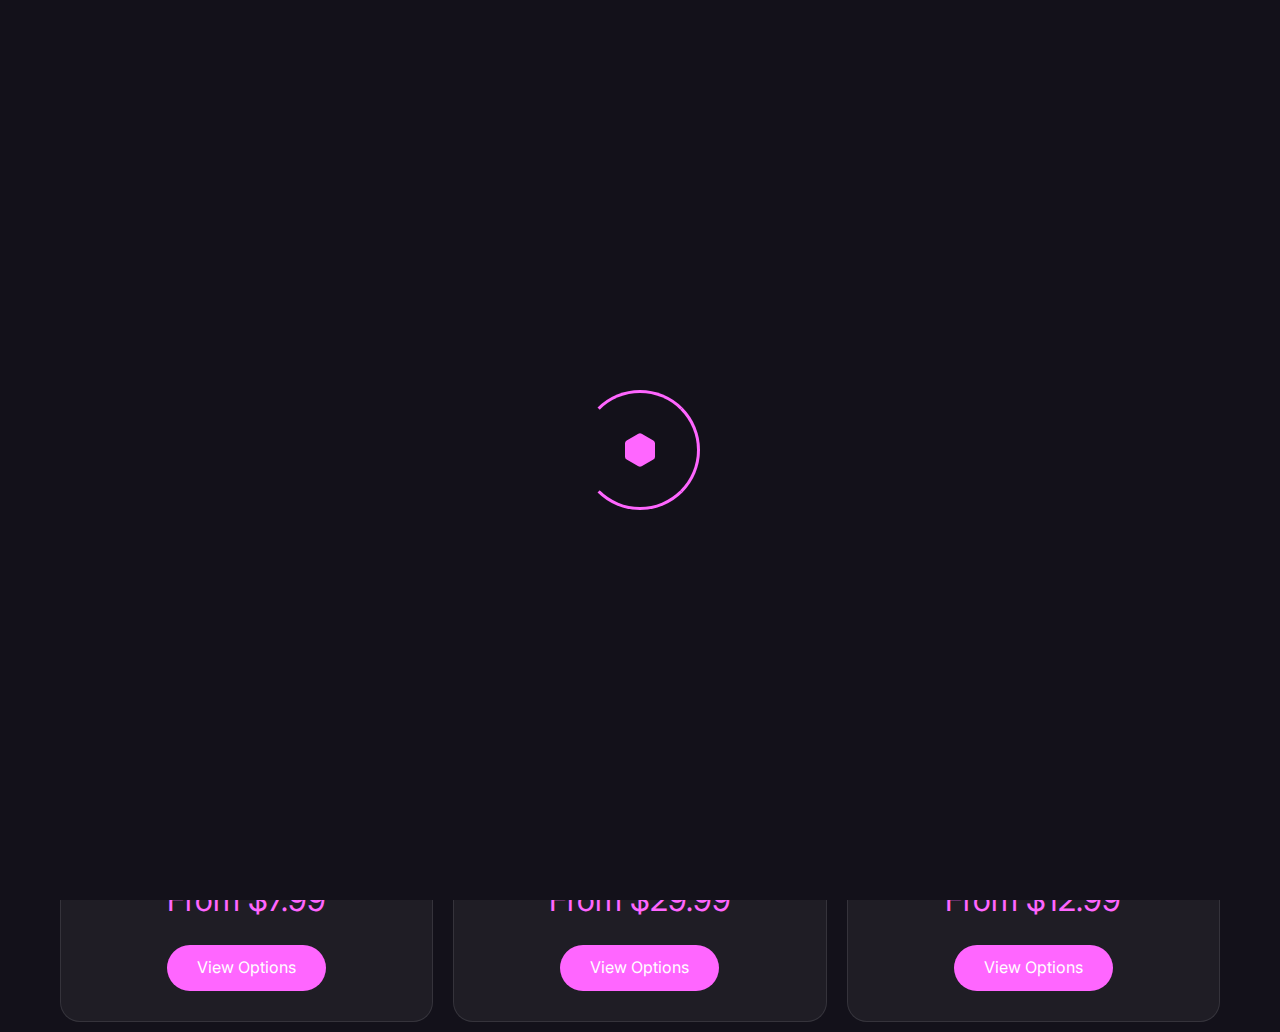
<file: products.html>
<!DOCTYPE html>
<html lang="en">
<head>
    <link rel="stylesheet" href="loading.css">
    <meta charset="UTF-8">
    <meta name="viewport" content="width=device-width, initial-scale=1.0">
    <title>Products - ZK Store</title>
    <link href="https://fonts.googleapis.com/css2?family=Inter:wght@400;500;600;700&display=swap" rel="stylesheet">
    <style>
        * {
            margin: 0;
            padding: 0;
            box-sizing: border-box;
        }

        body {
            font-family: 'Inter', sans-serif;
            background-color: #13111a;
            color: white;
            line-height: 1.6;
            overflow-x: hidden;
        }

        .nav {
            position: fixed;
            top: 0;
            left: 0;
            right: 0;
            padding: 1rem 2rem;
            background: rgba(19, 17, 26, 0.8);
            backdrop-filter: blur(10px);
            z-index: 1000;
        }

        .nav-container {
            max-width: 1200px;
            margin: 0 auto;
            display: flex;
            justify-content: space-between;
            align-items: center;
            background: rgba(255, 255, 255, 0.03);
            border-radius: 100px;
            padding: 0.5rem 1rem;
        }

        .nav-logo {
            display: flex;
            align-items: center;
            gap: 0.5rem;
            color: white;
            text-decoration: none;
            font-weight: 600;
            font-size: 1.2rem;
        }

        .nav-logo a {
            color: white;
            text-decoration: none;
        }

        .logo-icon {
            width: 32px;
            height: 32px;
        }

        .nav-links {
            display: flex;
            align-items: center;
            gap: 2rem;
        }

        .nav-links a {
            color: white;
            text-decoration: none;
            font-size: 0.9rem;
            font-weight: 500;
            transition: color 0.3s ease;
        }

        .nav-links a:hover {
            color: #ff66ff;
        }

        .join-discord {
            background: #ff66ff;
            padding: 0.5rem 1.5rem;
            border-radius: 100px;
            font-weight: 500;
        }

        .join-discord:hover {
            background: #ff33ff !important;
            color: white !important;
        }

        .hero {
            min-height: 40vh;
            display: flex;
            align-items: center;
            justify-content: center;
            padding: 120px 20px 10px;
            background: linear-gradient(180deg, rgba(255, 102, 255, 0.1) 0%, rgba(19, 17, 26, 0) 100%);
        }

        .hero-content {
            max-width: 1200px;
            margin: 0 auto;
            text-align: center;
        }

        .hero-text h1 {
            font-size: 3.5rem;
            line-height: 1.2;
            margin-bottom: 20px;
            background: linear-gradient(to right, #ff66ff, #ff99ff);
            -webkit-background-clip: text;
            background-clip: text;
            -webkit-text-fill-color: transparent;
        }

        .hero-text p {
            font-size: 1.2rem;
            color: rgba(255, 255, 255, 0.8);
            max-width: 800px;
            margin: 0 auto;
        }

        .product-grid {
            display: grid;
            grid-template-columns: repeat(auto-fit, minmax(300px, 1fr));
            gap: 20px;
            padding: 10px 20px;
            max-width: 1200px;
            margin: 0 auto;
        }

        .product-card {
            background: rgba(255, 255, 255, 0.05);
            padding: 30px;
            border-radius: 20px;
            transition: all 0.3s ease;
            border: 1px solid rgba(255, 255, 255, 0.1);
            text-align: center;
        }

        .product-card:hover {
            transform: translateY(-5px);
            background: rgba(255, 255, 255, 0.08);
            border-color: rgba(255, 102, 255, 0.3);
            box-shadow: 0 10px 30px rgba(255, 102, 255, 0.1);
        }

        .product-card h2 {
            font-size: 1.8rem;
            margin-bottom: 20px;
            color: #ff66ff;
        }

        .product-card p {
            color: rgba(255, 255, 255, 0.8);
            margin-bottom: 20px;
        }

        .product-price {
            font-size: 2rem;
            color: #ff66ff;
            margin-bottom: 20px;
        }

        .view-options {
            background: #ff66ff;
            color: white;
            padding: 10px 30px;
            border-radius: 100px;
            text-decoration: none;
            display: inline-block;
            transition: all 0.6s ease;
        }

        .view-options:hover {
            background: #ff33ff;
            transform: scale(1.05);
        }
    </style>
</head>
<body>
    <nav class="nav">
        <div class="nav-container">
            <div class="nav-logo">
                <svg class="logo-icon" viewBox="0 0 24 24" fill="#ff66ff">
                    <path d="M21 16V8a2 2 0 0 0-1-1.73l-7-4a2 2 0 0 0-2 0l-7 4A2 2 0 0 0 3 8v8a2 2 0 0 0 1 1.73l7 4a2 2 0 0 0 2 0l7-4A2 2 0 0 0 21 16z"/>
                </svg>
                <a href="index.html">ZK Store</a>
            </div>
            <div class="nav-links">
                <a href="about.html">About</a>
                <a href="products.html">Products</a>
                <a href="reviews.html">Reviews</a>
                <a href="faq.html">FAQ</a>
                <a href="https://discord.gg/QwAEzZaqs9" class="join-discord">Join our Discord</a>
            </div>
        </div>
    </nav>

    <section class="hero">
        <div class="hero-content">
            <div class="hero-text">
                <h1>Our Products</h1>
                <p>Browse our selection of premium digital products and accounts. All products come with instant delivery and full support.</p>
            </div>
        </div>
    </section>

    <section class="product-grid">
        <div class="product-card">
            <h2>Streaming Accounts</h2>
            <p>Premium streaming service accounts with full warranty and support.</p>
            <div class="product-price">From $9.99</div>
            <a href="streaming-accounts.html" class="view-options">View Options</a>
        </div>

        <div class="product-card">
            <h2>Gaming Accounts</h2>
            <p>Various gaming platform accounts with verified credentials.</p>
            <div class="product-price">From $14.99</div>
            <a href="gaming-accounts.html" class="view-options">View Options</a>
        </div>

        <div class="product-card">
            <h2>Digital Services</h2>
            <p>Premium digital services and subscriptions at competitive prices.</p>
            <div class="product-price">From $19.99</div>
            <a href="digital-services.html" class="view-options">View Options</a>
        </div>

        <div class="product-card">
            <h2>VPN Services</h2>
            <p>Secure VPN accounts for anonymous browsing and streaming.</p>
            <div class="product-price">From $7.99</div>
            <a href="vpn-services.html" class="view-options">View Options</a>
        </div>

        <div class="product-card">
            <h2>Software Keys</h2>
            <p>Authentic software licenses and activation keys.</p>
            <div class="product-price">From $29.99</div>
            <a href="software-keys.html" class="view-options">View Options</a>
        </div>

        <div class="product-card">
            <h2>Educational Access</h2>
            <p>Premium educational platform accounts and services.</p>
            <div class="product-price">From $12.99</div>
            <a href="educational-access.html" class="view-options">View Options</a>
        </div>
    </section>

    <div class="loader-wrapper">
        <div class="loader">
            <div class="loader-inner"></div>
            <div class="loader-inner"></div>
            <div class="loader-inner"></div>
            <svg class="loader-logo" viewBox="0 0 24 24">
                <path d="M21 16V8a2 2 0 0 0-1-1.73l-7-4a2 2 0 0 0-2 0l-7 4A2 2 0 0 0 3 8v8a2 2 0 0 0 1 1.73l7 4a2 2 0 0 0 2 0l7-4A2 2 0 0 0 21 16z"/>
            </svg>
        </div>
    </div>

    <script src="loading.js"></script>
</body>
</html>
</file>
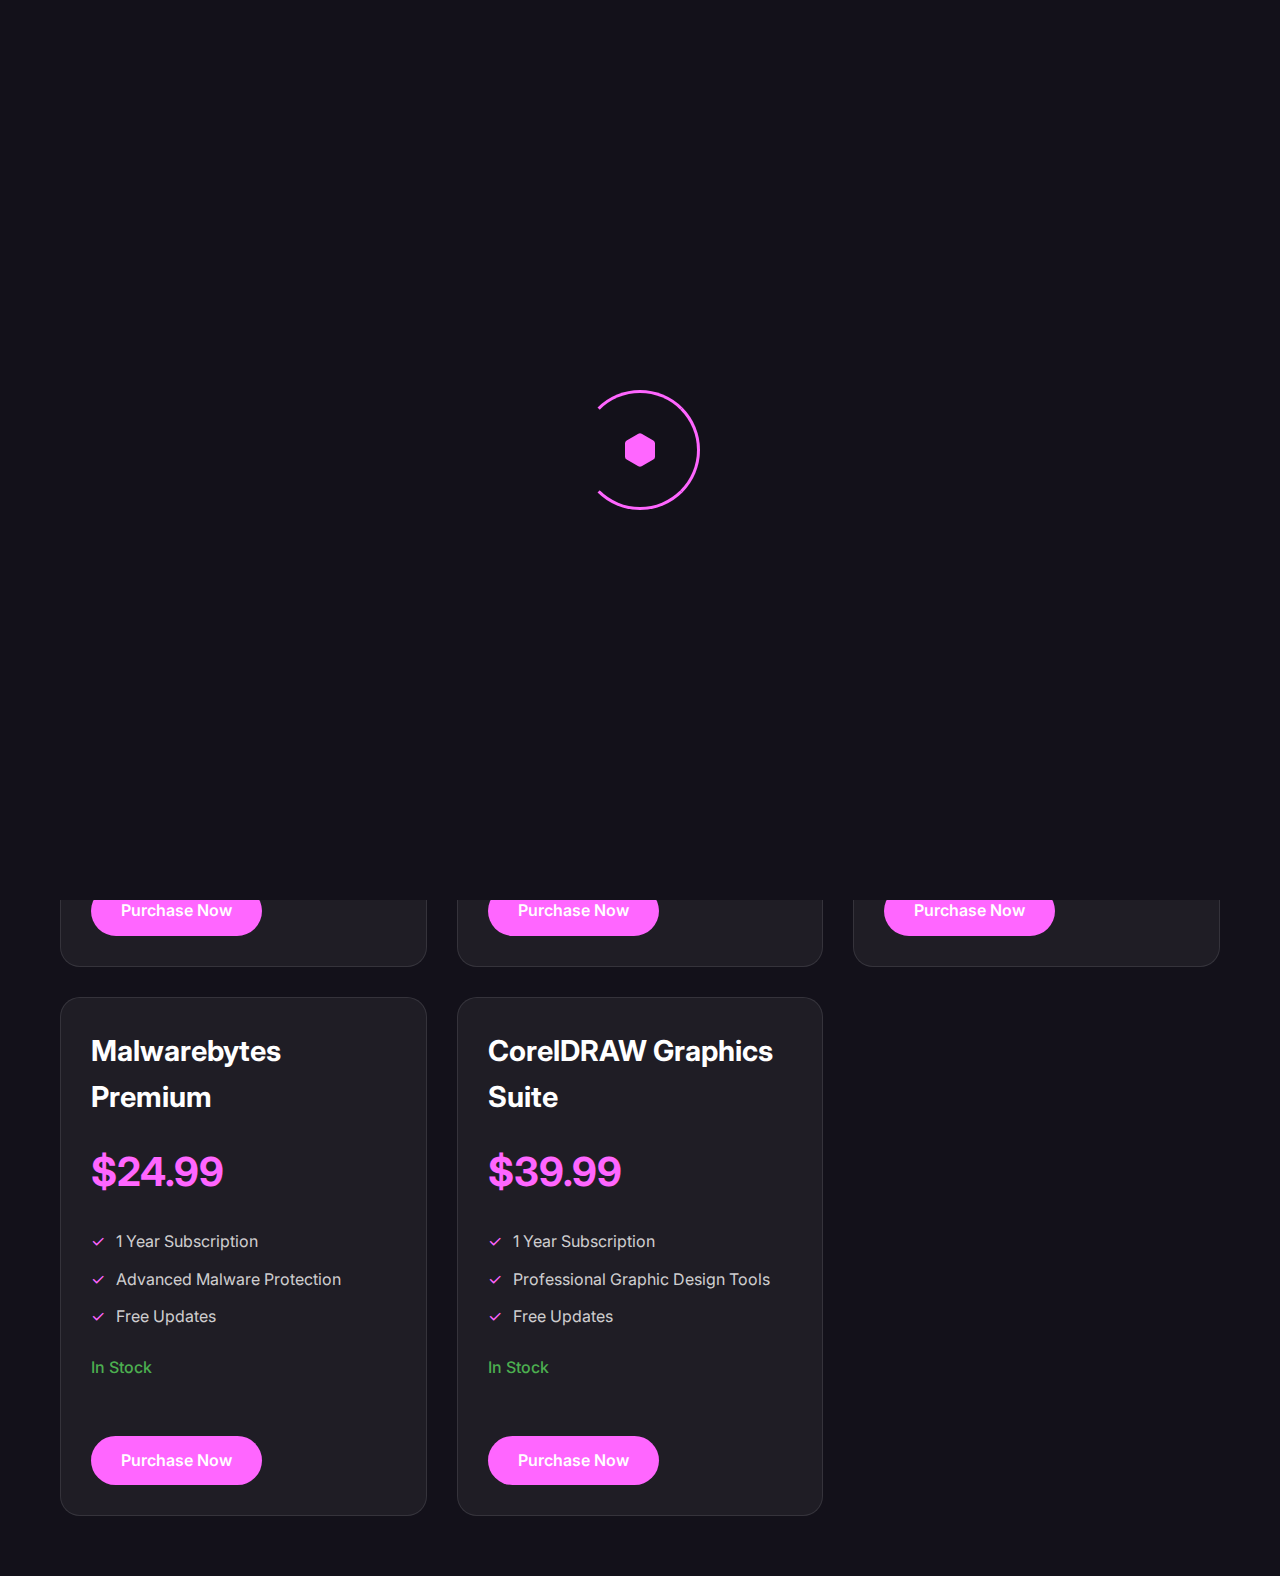
<file: software-keys.html>
<!DOCTYPE html>
<html lang="en">
<head>
    <link rel="stylesheet" href="loading.css">
    <meta charset="UTF-8">
    <meta name="viewport" content="width=device-width, initial-scale=1.0">
    <title>Software Keys - ZK Store</title>
    <link href="https://fonts.googleapis.com/css2?family=Inter:wght@400;500;600;700&display=swap" rel="stylesheet">
    <style>
        /* Base styles from about.html */
        * {
            margin: 0;
            padding: 0;
            box-sizing: border-box;
        }

        body {
            font-family: 'Inter', sans-serif;
            background-color: #13111a;
            color: white;
            line-height: 1.6;
        }

        /* Navigation Styles */
        .nav {
            position: fixed;
            top: 0;
            left: 0;
            right: 0;
            padding: 1rem 2rem;
            background: rgba(19, 17, 26, 0.8);
            backdrop-filter: blur(10px);
            z-index: 1000;
        }

        .nav-container {
            max-width: 1200px;
            margin: 0 auto;
            display: flex;
            justify-content: space-between;
            align-items: center;
            background: rgba(255, 255, 255, 0.03);
            border-radius: 100px;
            padding: 0.5rem 1rem;
        }

        .nav-logo {
            display: flex;
            align-items: center;
            gap: 0.5rem;
            color: white;
            text-decoration: none;
            font-weight: 600;
            font-size: 1.2rem;
        }

        .nav-logo a {
            color: white;
            text-decoration: none;
        }

        .logo-icon {
            width: 32px;
            height: 32px;
        }

        .nav-links {
            display: flex;
            align-items: center;
            gap: 2rem;
        }

        .nav-links a {
            color: white;
            text-decoration: none;
            font-size: 0.9rem;
            font-weight: 500;
            transition: color 0.3s ease;
        }

        .nav-links a:hover {
            color: #ff66ff;
        }

        .join-discord {
            background: #ff66ff;
            padding: 0.5rem 1.5rem;
            border-radius: 100px;
            font-weight: 500;
        }

        .join-discord:hover {
            background: #ff33ff !important;
            color: white !important;
        }

        /* Hero Section */
        .hero {
            min-height: 40vh;
            display: flex;
            align-items: center;
            justify-content: center;
            padding: 120px 20px 10px;
            background: linear-gradient(180deg, rgba(255, 102, 255, 0.1) 0%, rgba(19, 17, 26, 0) 100%);
        }

        .hero-content {
            max-width: 1200px;
            margin: 0 auto;
            text-align: center;
        }

        .hero-text h1 {
            font-size: 3.5rem;
            line-height: 1.2;
            margin-bottom: 20px;
            background: linear-gradient(to right, #ff66ff, #ff99ff);
            -webkit-background-clip: text;
            background-clip: text;
            -webkit-text-fill-color: transparent;
        }

        .hero-text p {
            font-size: 1.2rem;
            color: rgba(255, 255, 255, 0.8);
            max-width: 800px;
            margin: 0 auto;
        }

        /* Product Details */
        .product-details {
            max-width: 1200px;
            margin: 40px auto;
            padding: 0 20px;
        }

        .product-category {
            margin-bottom: 60px;
        }

        .product-category h2 {
            color: #ff66ff;
            font-size: 2.5rem;
            margin-bottom: 30px;
            text-align: left;
        }

        .product-list {
            display: grid;
            grid-template-columns: repeat(auto-fit, minmax(300px, 1fr));
            gap: 30px;
        }

        .product-item {
            background: rgba(255, 255, 255, 0.05);
            border: 1px solid rgba(255, 255, 255, 0.1);
            border-radius: 20px;
            padding: 30px;
            transition: all 0.3s ease;
        }

        .product-item:hover {
            transform: translateY(-5px);
            border-color: rgba(255, 102, 255, 0.3);
            box-shadow: 0 10px 30px rgba(255, 102, 255, 0.1);
        }

        .product-item h3 {
            font-size: 1.8rem;
            color: white;
            margin-bottom: 20px;
        }

        .product-price {
            font-size: 2.5rem;
            color: #ff66ff;
            font-weight: 700;
            margin: 20px 0;
        }

        .product-features {
            list-style: none;
            margin: 25px 0;
            text-align: left;
        }

        .product-features li {
            color: rgba(255, 255, 255, 0.8);
            margin-bottom: 12px;
            padding-left: 25px;
            position: relative;
        }

        .product-features li:before {
            content: "✓";
            position: absolute;
            left: 0;
            color: #ff66ff;
        }

        .stock-status {
            color: #4CAF50;
            font-weight: 500;
            margin: 15px 0;
        }

        .out-of-stock {
            color: #f44336;
        }

        .buy-button {
            background: #ff66ff;
            color: white;
            text-decoration: none;
            padding: 12px 30px;
            border-radius: 100px;
            display: inline-block;
            font-weight: 600;
            transition: all 0.3s ease;
            margin-top: 40px;
        }

        .buy-button:hover {
            background: #ff33ff;
            transform: scale(1.05);
        }

        @media (max-width: 768px) {
            .product-list {
                grid-template-columns: 1fr;
            }
            
            .product-category h2 {
                font-size: 2rem;
            }

            .product-item h3 {
                font-size: 1.5rem;
            }

            .product-price {
                font-size: 2rem;
            }
        }
    </style>
</head>
<body>
    <nav class="nav">
        <div class="nav-container">
            <div class="nav-logo">
                <svg class="logo-icon" viewBox="0 0 24 24" fill="#ff66ff">
                    <path d="M21 16V8a2 2 0 0 0-1-1.73l-7-4a2 2 0 0 0-2 0l-7 4A2 2 0 0 0 3 8v8a2 2 0 0 0 1 1.73l7 4a2 2 0 0 0 2 0l7-4A2 2 0 0 0 21 16z"/>
                </svg>
                <a href="index.html">ZK Store</a>
            </div>
            <div class="nav-links">
                <a href="about.html">About</a>
                <a href="products.html">Products</a>
                <a href="reviews.html">Reviews</a>
                <a href="faq.html">FAQ</a>
                <a href="https://discord.gg/QwAEzZaqs9" class="join-discord">Join our Discord</a>
            </div>
        </div>
    </nav>

    <section class="hero">
        <div class="hero-content">
            <div class="hero-text">
                <h1>Software Keys</h1>
                <p>Authentic software licenses and activation keys.</p>
            </div>
        </div>
    </section>

    <div class="product-details">
        <div class="product-category">
            <h2>Software Packages</h2>
            <div class="product-list">
                <div class="product-item">
                    <h3>Microsoft Office 2021</h3>
                    <div class="product-price">$49.99</div>
                    <ul class="product-features">
                        <li>Lifetime License</li>
                        <li>Instant Activation</li>
                        <li>24/7 Support</li>
                    </ul>
                    <div class="stock-status">In Stock</div>
                    <a href="#" class="buy-button">Purchase Now</a>
                </div>

                <div class="product-item">
                    <h3>Adobe Photoshop CC</h3>
                    <div class="product-price">$29.99</div>
                    <ul class="product-features">
                        <li>1 Year Subscription</li>
                        <li>Access to All Features</li>
                        <li>Free Updates</li>
                    </ul>
                    <div class="stock-status">In Stock</div>
                    <a href="#" class="buy-button">Purchase Now</a>
                </div>

                <div class="product-item">
                    <h3>Norton Antivirus</h3>
                    <div class="product-price">$19.99</div>
                    <ul class="product-features">
                        <li>1 Year Subscription</li>
                        <li>Real-time Protection</li>
                        <li>Free Updates</li>
                    </ul>
                    <div class="stock-status">In Stock</div>
                    <a href="#" class="buy-button">Purchase Now</a>
                </div>

                <div class="product-item">
                    <h3>Malwarebytes Premium</h3>
                    <div class="product-price">$24.99</div>
                    <ul class="product-features">
                        <li>1 Year Subscription</li>
                        <li>Advanced Malware Protection</li>
                        <li>Free Updates</li>
                    </ul>
                    <div class="stock-status">In Stock</div>
                    <a href="#" class="buy-button">Purchase Now</a>
                </div>

                <div class="product-item">
                    <h3>CorelDRAW Graphics Suite</h3>
                    <div class="product-price">$39.99</div>
                    <ul class="product-features">
                        <li>1 Year Subscription</li>
                        <li>Professional Graphic Design Tools</li>
                        <li>Free Updates</li>
                    </ul>
                    <div class="stock-status">In Stock</div>
                    <a href="#" class="buy-button">Purchase Now</a>
                </div>
            </div>
        </div>
    </div>

<!-- Right after <body> tag -->
    <div class="loader-wrapper">
        <div class="loader">
            <div class="loader-inner"></div>
            <div class="loader-inner"></div>
            <div class="loader-inner"></div>
            <svg class="loader-logo" viewBox="0 0 24 24">
                <path d="M21 16V8a2 2 0 0 0-1-1.73l-7-4a2 2 0 0 0-2 0l-7 4A2 2 0 0 0 3 8v8a2 2 0 0 0 1 1.73l7 4a2 2 0 0 0 2 0l7-4A2 2 0 0 0 21 16z"/>
            </svg>
        </div>
    </div>
    
    <!-- Before closing </body> tag -->
    <script src="loading.js"></script>
</body>
</html>
</file>
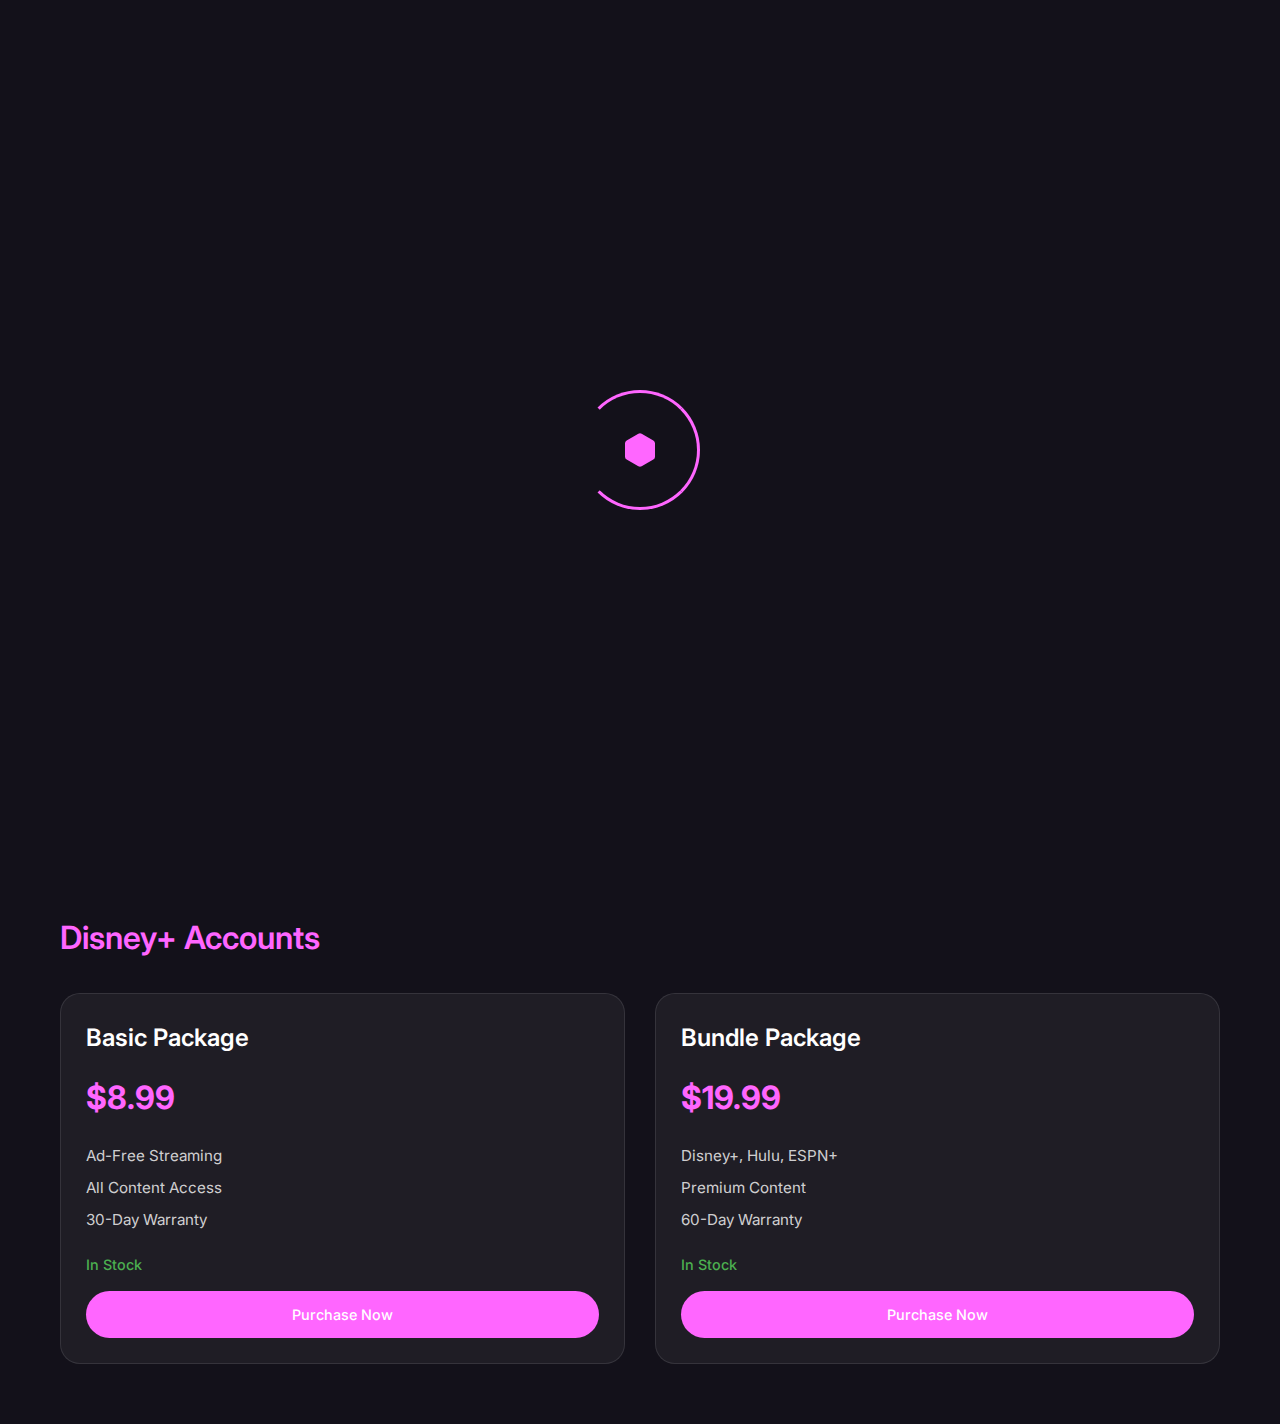
<file: streaming-accounts.html>
<!DOCTYPE html>
<html lang="en">
<head>
    <link rel="stylesheet" href="loading.css">
    <meta charset="UTF-8">
    <meta name="viewport" content="width=device-width, initial-scale=1.0">
    <title>Streaming Accounts - ZK Store</title>
    <link href="https://fonts.googleapis.com/css2?family=Inter:wght@400;500;600;700&display=swap" rel="stylesheet">
    <style>
        /* Base styles from about.html */
        * {
            margin: 0;
            padding: 0;
            box-sizing: border-box;
        }

        body {
            font-family: 'Inter', sans-serif;
            background-color: #13111a;
            color: white;
            line-height: 1.6;
        }

        /* Navigation Styles */
        .nav {
            position: fixed;
            top: 0;
            left: 0;
            right: 0;
            padding: 1rem 2rem;
            background: rgba(19, 17, 26, 0.8);
            backdrop-filter: blur(10px);
            z-index: 1000;
        }

        .nav-container {
            max-width: 1200px;
            margin: 0 auto;
            display: flex;
            justify-content: space-between;
            align-items: center;
            background: rgba(255, 255, 255, 0.03);
            border-radius: 100px;
            padding: 0.5rem 1rem;
        }

        .nav-logo {
            display: flex;
            align-items: center;
            gap: 0.5rem;
            color: white;
            text-decoration: none;
            font-weight: 600;
            font-size: 1.2rem;
        }

        .nav-logo a {
            color: white;
            text-decoration: none;
        }

        .logo-icon {
            width: 32px;
            height: 32px;
        }

        .nav-links {
            display: flex;
            align-items: center;
            gap: 2rem;
        }

        .nav-links a {
            color: white;
            text-decoration: none;
            font-size: 0.9rem;
            font-weight: 500;
            transition: color 0.3s ease;
        }

        .nav-links a:hover {
            color: #ff66ff;
        }

        .join-discord {
            background: #ff66ff;
            padding: 0.5rem 1.5rem;
            border-radius: 100px;
            font-weight: 500;
        }

        .join-discord:hover {
            background: #ff33ff !important;
            color: white !important;
        }

        /* Hero Section */
        .hero {
            min-height: 40vh;
            display: flex;
            align-items: center;
            justify-content: center;
            padding: 120px 20px 40px;
            background: linear-gradient(180deg, rgba(255, 102, 255, 0.1) 0%, rgba(19, 17, 26, 0) 100%);
        }

        .hero-content {
            text-align: center;
        }

        .hero-text h1 {
            font-size: 3.5rem;
            line-height: 1.2;
            margin-bottom: 20px;
            background: linear-gradient(to right, #ff66ff, #ff99ff);
            -webkit-background-clip: text;
            background-clip: text;
            -webkit-text-fill-color: transparent;
        }

        .hero-text p {
            font-size: 1.2rem;
            color: rgba(255, 255, 255, 0.8);
            max-width: 800px;
            margin: 0 auto;
        }

        /* Updated Product Details Styles */
        .product-details {
            max-width: 1200px;
            margin: 40px auto;
            padding: 0 20px;
        }

        .product-category {
            margin-bottom: 60px;
        }

        .product-category h2 {
            color: #ff66ff;
            font-size: 2rem;
            margin-bottom: 30px;
            font-weight: 600;
        }

        .product-list {
            display: grid;
            grid-template-columns: repeat(auto-fit, minmax(280px, 1fr));
            gap: 30px;
        }

        .product-item {
            background: rgba(255, 255, 255, 0.05);
            border: 1px solid rgba(255, 255, 255, 0.1);
            border-radius: 20px;
            padding: 25px;
            transition: all 0.3s ease;
        }

        .product-item:hover {
            transform: translateY(-5px);
            border-color: rgba(255, 102, 255, 0.3);
            box-shadow: 0 10px 30px rgba(255, 102, 255, 0.1);
        }

        .product-item h3 {
            font-size: 1.5rem;
            color: white;
            margin-bottom: 15px;
            font-weight: 600;
        }

        .product-price {
            font-size: 2rem;
            color: #ff66ff;
            margin: 15px 0;
            font-weight: 700;
        }

        .product-features {
            list-style: none;
            margin: 20px 0;
        }

        .product-features li {
            color: rgba(255, 255, 255, 0.8);
            margin-bottom: 8px;
            font-size: 0.95rem;
        }

        .stock-status {
            color: #4CAF50;
            margin: 15px 0;
            font-weight: 500;
            font-size: 0.9rem;
        }

        .out-of-stock {
            color: #f44336;
        }

        .buy-button {
            background: #ff66ff;
            color: white;
            text-decoration: none;
            padding: 12px 25px;
            border-radius: 100px;
            display: inline-block;
            font-weight: 500;
            font-size: 0.9rem;
            transition: all 0.3s ease;
            border: none;
            cursor: pointer;
            width: 100%;
            text-align: center;
        }

        .buy-button:hover {
            background: #ff33ff;
            transform: scale(1.02);
        }

        @media (max-width: 768px) {
            .product-list {
                grid-template-columns: 1fr;
            }
            
            .hero-text h1 {
                font-size: 2.5rem;
            }
        }
    </style>
</head>
<body>
    <nav class="nav">
        <div class="nav-container">
            <div class="nav-logo">
                <svg class="logo-icon" viewBox="0 0 24 24" fill="#ff66ff">
                    <path d="M21 16V8a2 2 0 0 0-1-1.73l-7-4a2 2 0 0 0-2 0l-7 4A2 2 0 0 0 3 8v8a2 2 0 0 0 1 1.73l7 4a2 2 0 0 0 2 0l7-4A2 2 0 0 0 21 16z"/>
                </svg>
                <a href="index.html">ZK Store</a>
            </div>
            <div class="nav-links">
                <a href="about.html">About</a>
                <a href="products.html">Products</a>
                <a href="reviews.html">Reviews</a>
                <a href="faq.html">FAQ</a>
                <a href="https://discord.gg/QwAEzZaqs9" class="join-discord">Join our Discord</a>
            </div>
        </div>
    </nav>

    <section class="hero">
        <div class="hero-content">
            <div class="hero-text">
                <h1>Streaming Accounts</h1>
                <p>Premium streaming service accounts with full warranty and 24/7 support.</p>
            </div>
        </div>
    </section>

    <div class="product-details">
        <div class="product-category">
            <h2>Netflix Accounts</h2>
            <div class="product-list">
                <div class="product-item">
                    <h3>Standard Plan</h3>
                    <div class="product-price">$9.99</div>
                    <ul class="product-features">
                        <li>HD Streaming</li>
                        <li>2 Screens</li>
                        <li>30-Day Warranty</li>
                    </ul>
                    <div class="stock-status">In Stock</div>
                    <a href="#" class="buy-button">Purchase Now</a>
                </div>

                <div class="product-item">
                    <h3>Premium Plan</h3>
                    <div class="product-price">$14.99</div>
                    <ul class="product-features">
                        <li>4K UHD Streaming</li>
                        <li>4 Screens</li>
                        <li>90-Day Warranty</li>
                    </ul>
                    <div class="stock-status">In Stock</div>
                    <a href="#" class="buy-button">Purchase Now</a>
                </div>
            </div>
        </div>

        <div class="product-category">
            <h2>Disney+ Accounts</h2>
            <div class="product-list">
                <div class="product-item">
                    <h3>Basic Package</h3>
                    <div class="product-price">$8.99</div>
                    <ul class="product-features">
                        <li>Ad-Free Streaming</li>
                        <li>All Content Access</li>
                        <li>30-Day Warranty</li>
                    </ul>
                    <div class="stock-status">In Stock</div>
                    <a href="#" class="buy-button">Purchase Now</a>
                </div>

                <div class="product-item">
                    <h3>Bundle Package</h3>
                    <div class="product-price">$19.99</div>
                    <ul class="product-features">
                        <li>Disney+, Hulu, ESPN+</li>
                        <li>Premium Content</li>
                        <li>60-Day Warranty</li>
                    </ul>
                    <div class="stock-status">In Stock</div>
                    <a href="#" class="buy-button">Purchase Now</a>
                </div>
            </div>
        </div>
    </div>
    <div class="loader-wrapper">
        <div class="loader">
            <div class="loader-inner"></div>
            <div class="loader-inner"></div>
            <div class="loader-inner"></div>
            <svg class="loader-logo" viewBox="0 0 24 24">
                <path d="M21 16V8a2 2 0 0 0-1-1.73l-7-4a2 2 0 0 0-2 0l-7 4A2 2 0 0 0 3 8v8a2 2 0 0 0 1 1.73l7 4a2 2 0 0 0 2 0l7-4A2 2 0 0 0 21 16z"/>
            </svg>
        </div>
    </div>
    <script src="loading.js"></script>
</body>
</html>
</file>
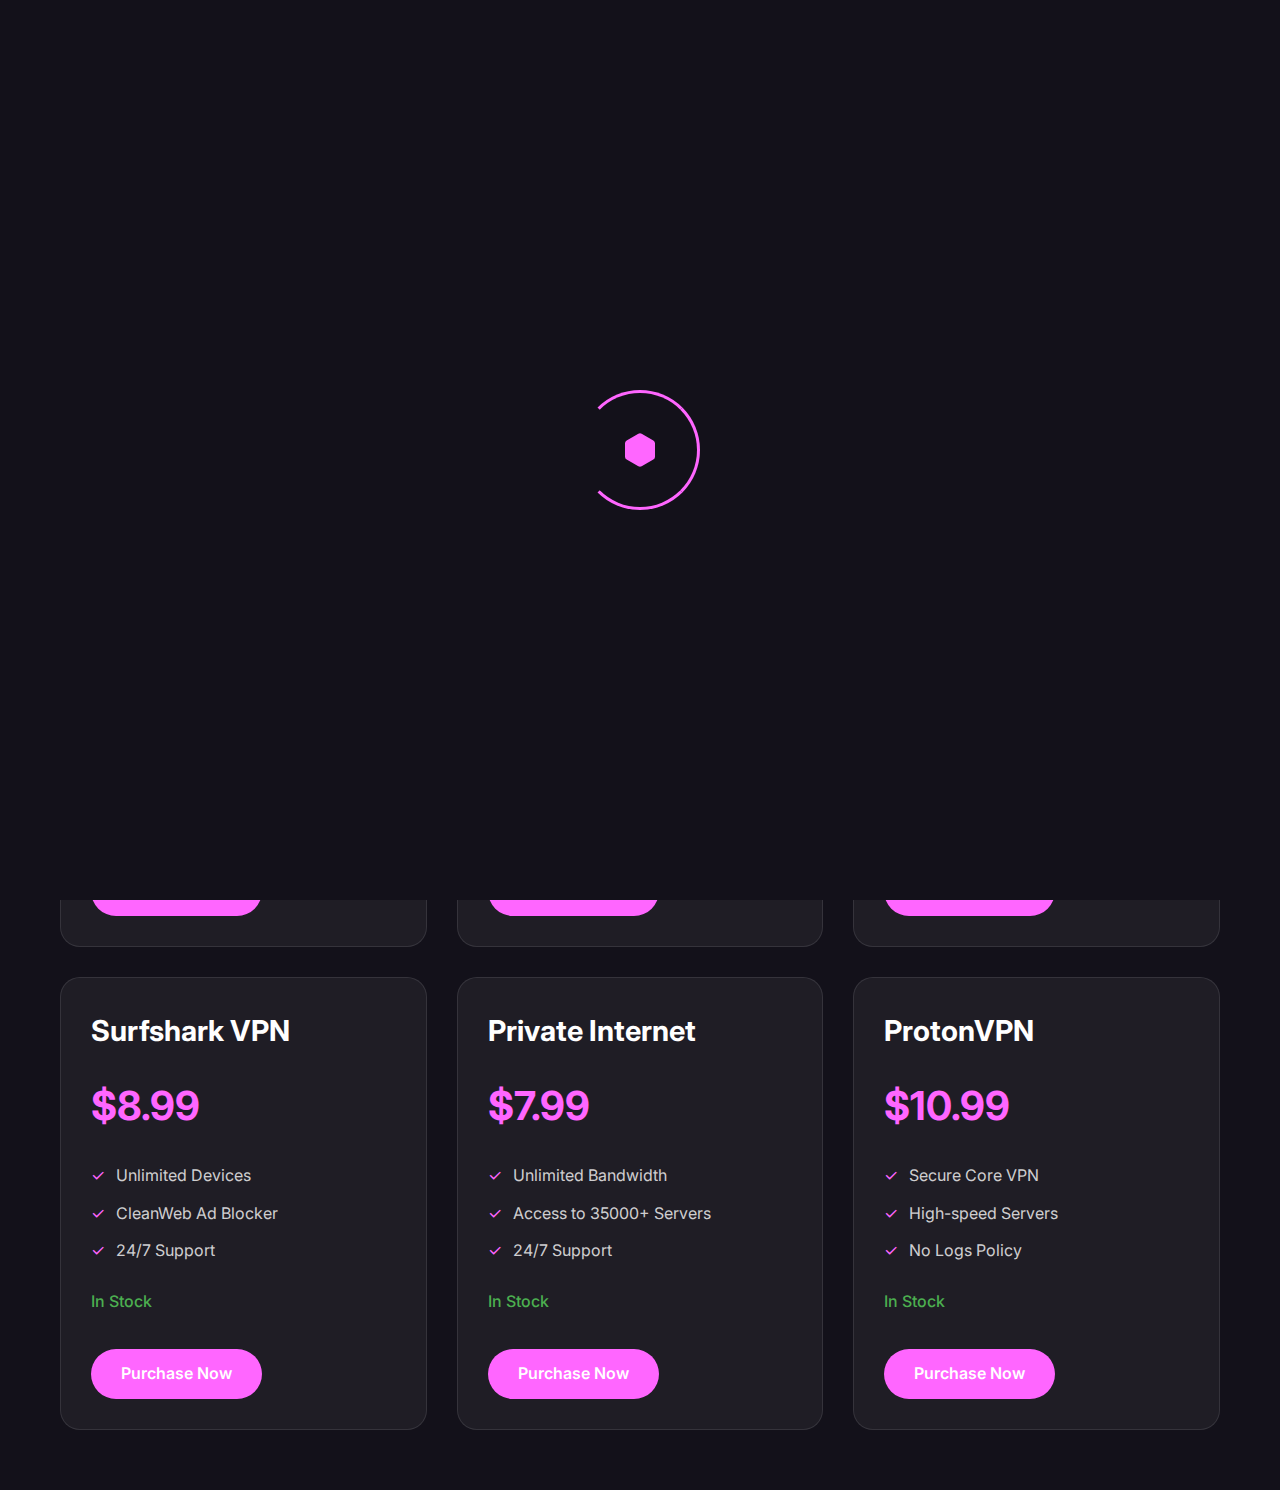
<file: vpn-services.html>
<!DOCTYPE html>
<html lang="en">
<head>
    <link rel="stylesheet" href="loading.css">
    <meta charset="UTF-8">
    <meta name="viewport" content="width=device-width, initial-scale=1.0">
    <title>VPN Services - ZK Store</title>
    <link href="https://fonts.googleapis.com/css2?family=Inter:wght@400;500;600;700&display=swap" rel="stylesheet">
    <style>
        /* Base styles from about.html */
        * {
            margin: 0;
            padding: 0;
            box-sizing: border-box;
        }

        body {
            font-family: 'Inter', sans-serif;
            background-color: #13111a;
            color: white;
            line-height: 1.6;
        }

        /* Navigation Styles */
        .nav {
            position: fixed;
            top: 0;
            left: 0;
            right: 0;
            padding: 1rem 2rem;
            background: rgba(19, 17, 26, 0.8);
            backdrop-filter: blur(10px);
            z-index: 1000;
        }

        .nav-container {
            max-width: 1200px;
            margin: 0 auto;
            display: flex;
            justify-content: space-between;
            align-items: center;
            background: rgba(255, 255, 255, 0.03);
            border-radius: 100px;
            padding: 0.5rem 1rem;
        }

        .nav-logo {
            display: flex;
            align-items: center;
            gap: 0.5rem;
            color: white;
            text-decoration: none;
            font-weight: 600;
            font-size: 1.2rem;
        }

        .nav-logo a {
            color: white;
            text-decoration: none;
        }

        .logo-icon {
            width: 32px;
            height: 32px;
        }

        .nav-links {
            display: flex;
            align-items: center;
            gap: 2rem;
        }

        .nav-links a {
            color: white;
            text-decoration: none;
            font-size: 0.9rem;
            font-weight: 500;
            transition: color 0.3s ease;
        }

        .nav-links a:hover {
            color: #ff66ff;
        }

        .join-discord {
            background: #ff66ff;
            padding: 0.5rem 1.5rem;
            border-radius: 100px;
            font-weight: 500;
        }

        .join-discord:hover {
            background: #ff33ff !important;
            color: white !important;
        }

        /* Hero Section */
        .hero {
            min-height: 40vh;
            display: flex;
            align-items: center;
            justify-content: center;
            padding: 120px 20px 10px;
            background: linear-gradient(180deg, rgba(255, 102, 255, 0.1) 0%, rgba(19, 17, 26, 0) 100%);
        }

        .hero-content {
            max-width: 1200px;
            margin: 0 auto;
            text-align: center;
        }

        .hero-text h1 {
            font-size: 3.5rem;
            line-height: 1.2;
            margin-bottom: 20px;
            background: linear-gradient(to right, #ff66ff, #ff99ff);
            -webkit-background-clip: text;
            background-clip: text;
            -webkit-text-fill-color: transparent;
        }

        .hero-text p {
            font-size: 1.2rem;
            color: rgba(255, 255, 255, 0.8);
            max-width: 800px;
            margin: 0 auto;
        }

        /* Product Details */
        .product-details {
            max-width: 1200px;
            margin: 40px auto;
            padding: 0 20px;
        }

        .product-category {
            margin-bottom: 60px;
        }

        .product-category h2 {
            color: #ff66ff;
            font-size: 2.5rem;
            margin-bottom: 30px;
            text-align: left;
        }

        .product-list {
            display: grid;
            grid-template-columns: repeat(auto-fit, minmax(300px, 1fr));
            gap: 30px;
        }

        .product-item {
            background: rgba(255, 255, 255, 0.05);
            border: 1px solid rgba(255, 255, 255, 0.1);
            border-radius: 20px;
            padding: 30px;
            transition: all 0.3s ease;
        }

        .product-item:hover {
            transform: translateY(-5px);
            border-color: rgba(255, 102, 255, 0.3);
            box-shadow: 0 10px 30px rgba(255, 102, 255, 0.1);
        }

        .product-item h3 {
            font-size: 1.8rem;
            color: white;
            margin-bottom: 20px;
        }

        .product-price {
            font-size: 2.5rem;
            color: #ff66ff;
            font-weight: 700;
            margin: 20px 0;
        }

        .product-features {
            list-style: none;
            margin: 25px 0;
            text-align: left;
        }

        .product-features li {
            color: rgba(255, 255, 255, 0.8);
            margin-bottom: 12px;
            padding-left: 25px;
            position: relative;
        }

        .product-features li:before {
            content: "✓";
            position: absolute;
            left: 0;
            color: #ff66ff;
        }

        .stock-status {
            color: #4CAF50;
            font-weight: 500;
            margin: 15px 0;
        }

        .out-of-stock {
            color: #f44336;
        }

        .buy-button {
            background: #ff66ff;
            color: white;
            text-decoration: none;
            padding: 12px 30px;
            border-radius: 100px;
            display: inline-block;
            font-weight: 600;
            transition: all 0.3s ease;
            margin-top: 20px;
        }

        .buy-button:hover {
            background: #ff33ff;
            transform: scale(1.05);
        }

        @media (max-width: 768px) {
            .product-list {
                grid-template-columns: 1fr;
            }
            
            .product-category h2 {
                font-size: 2rem;
            }

            .product-item h3 {
                font-size: 1.5rem;
            }

            .product-price {
                font-size: 2rem;
            }
        }
    </style>
</head>
<body>
    <nav class="nav">
        <div class="nav-container">
            <div class="nav-logo">
                <svg class="logo-icon" viewBox="0 0 24 24" fill="#ff66ff">
                    <path d="M21 16V8a2 2 0 0 0-1-1.73l-7-4a2 2 0 0 0-2 0l-7 4A2 2 0 0 0 3 8v8a2 2 0 0 0 1 1.73l7 4a2 2 0 0 0 2 0l7-4A2 2 0 0 0 21 16z"/>
                </svg>
                <a href="index.html">ZK Store</a>
            </div>
            <div class="nav-links">
                <a href="about.html">About</a>
                <a href="products.html">Products</a>
                <a href="reviews.html">Reviews</a>
                <a href="faq.html">FAQ</a>
                <a href="https://discord.gg/QwAEzZaqs9" class="join-discord">Join our Discord</a>
            </div>
        </div>
    </nav>

    <section class="hero">
        <div class="hero-content">
            <div class="hero-text">
                <h1>VPN Services</h1>
                <p>Secure VPN accounts for anonymous browsing and streaming.</p>
            </div>
        </div>
    </section>

    <div class="product-details">
        <div class="product-category">
            <h2>VPN Packages</h2>
            <div class="product-list">
                <div class="product-item">
                    <h3>ExpressVPN</h3>
                    <div class="product-price">$12.99</div>
                    <ul class="product-features">
                        <li>Unlimited Bandwidth</li>
                        <li>160 Server Locations</li>
                        <li>24/7 Support</li>
                    </ul>
                    <div class="stock-status">In Stock</div>
                    <a href="#" class="buy-button">Purchase Now</a>
                </div>

                <div class="product-item">
                    <h3>NordVPN</h3>
                    <div class="product-price">$11.99</div>
                    <ul class="product-features">
                        <li>Unlimited Bandwidth</li>
                        <li>Access to 5400+ Servers</li>
                        <li>Double VPN Protection</li>
                    </ul>
                    <div class="stock-status">In Stock</div>
                    <a href="#" class="buy-button">Purchase Now</a>
                </div>

                <div class="product-item">
                    <h3>CyberGhost VPN</h3>
                    <div class="product-price">$9.99</div>
                    <ul class="product-features">
                        <li>Unlimited Bandwidth</li>
                        <li>Access to 7000+ Servers</li>
                        <li>No Logs Policy</li>
                    </ul>
                    <div class="stock-status">In Stock</div>
                    <a href="#" class="buy-button">Purchase Now</a>
                </div>

                <div class="product-item">
                    <h3>Surfshark VPN</h3>
                    <div class="product-price">$8.99</div>
                    <ul class="product-features">
                        <li>Unlimited Devices</li>
                        <li>CleanWeb Ad Blocker</li>
                        <li>24/7 Support</li>
                    </ul>
                    <div class="stock-status">In Stock</div>
                    <a href="#" class="buy-button">Purchase Now</a>
                </div>

                <div class="product-item">
                    <h3>Private Internet</h3>
                    <div class="product-price">$7.99</div>
                    <ul class="product-features">
                        <li>Unlimited Bandwidth</li>
                        <li>Access to 35000+ Servers</li>
                        <li>24/7 Support</li>
                    </ul>
                    <div class="stock-status">In Stock</div>
                    <a href="#" class="buy-button">Purchase Now</a>
                </div>

                <div class="product-item">
                    <h3>ProtonVPN</h3>
                    <div class="product-price">$10.99</div>
                    <ul class="product-features">
                        <li>Secure Core VPN</li>
                        <li>High-speed Servers</li>
                        <li>No Logs Policy</li>
                    </ul>
                    <div class="stock-status">In Stock</div>
                    <a href="#" class="buy-button">Purchase Now</a>
                </div>
            </div>
        </div>
    </div>
<!-- Right after <body> tag -->
    <div class="loader-wrapper">
        <div class="loader">
            <div class="loader-inner"></div>
            <div class="loader-inner"></div>
            <div class="loader-inner"></div>
            <svg class="loader-logo" viewBox="0 0 24 24">
                <path d="M21 16V8a2 2 0 0 0-1-1.73l-7-4a2 2 0 0 0-2 0l-7 4A2 2 0 0 0 3 8v8a2 2 0 0 0 1 1.73l7 4a2 2 0 0 0 2 0l7-4A2 2 0 0 0 21 16z"/>
            </svg>
        </div>
    </div>
    
    <!-- Before closing </body> tag -->
    <script src="loading.js"></script>
</body>
</html>
</file>
<file: loading.css>
.loader-wrapper {
    position: fixed;
    top: 0;
    left: 0;
    width: 100%;
    height: 100%;
    background: #13111a;
    display: flex;
    justify-content: center;
    align-items: center;
    z-index: 9999;
    transition: opacity 0.5s ease-out;
}

.loader {
    position: relative;
    width: 120px;
    height: 120px;
}

.loader-inner {
    position: absolute;
    width: 100%;
    height: 100%;
    border: 3px solid transparent;
    border-top-color: #ff66ff;
    border-radius: 50%;
    animation: spin 1s linear infinite;
}

.loader-inner:nth-child(2) {
    border-top-color: transparent;
    border-right-color: #ff66ff;
    animation-duration: 1.2s;
}

.loader-inner:nth-child(3) {
    border-top-color: transparent;
    border-right-color: transparent;
    border-bottom-color: #ff66ff;
    animation-duration: 1.5s;
}

.loader-logo {
    position: absolute;
    top: 50%;
    left: 50%;
    transform: translate(-50%, -50%);
    width: 40px;
    height: 40px;
    fill: #ff66ff;
    animation: pulse 2s ease-in-out infinite;
}

@keyframes spin {
    0% { transform: rotate(0deg); }
    100% { transform: rotate(360deg); }
}

@keyframes pulse {
    0% { transform: translate(-50%, -50%) scale(1); opacity: 0.5; }
    50% { transform: translate(-50%, -50%) scale(1.2); opacity: 1; }
    100% { transform: translate(-50%, -50%) scale(1); opacity: 0.5; }
}

.loader-hidden {
    opacity: 0;
    pointer-events: none;
}
</file>
